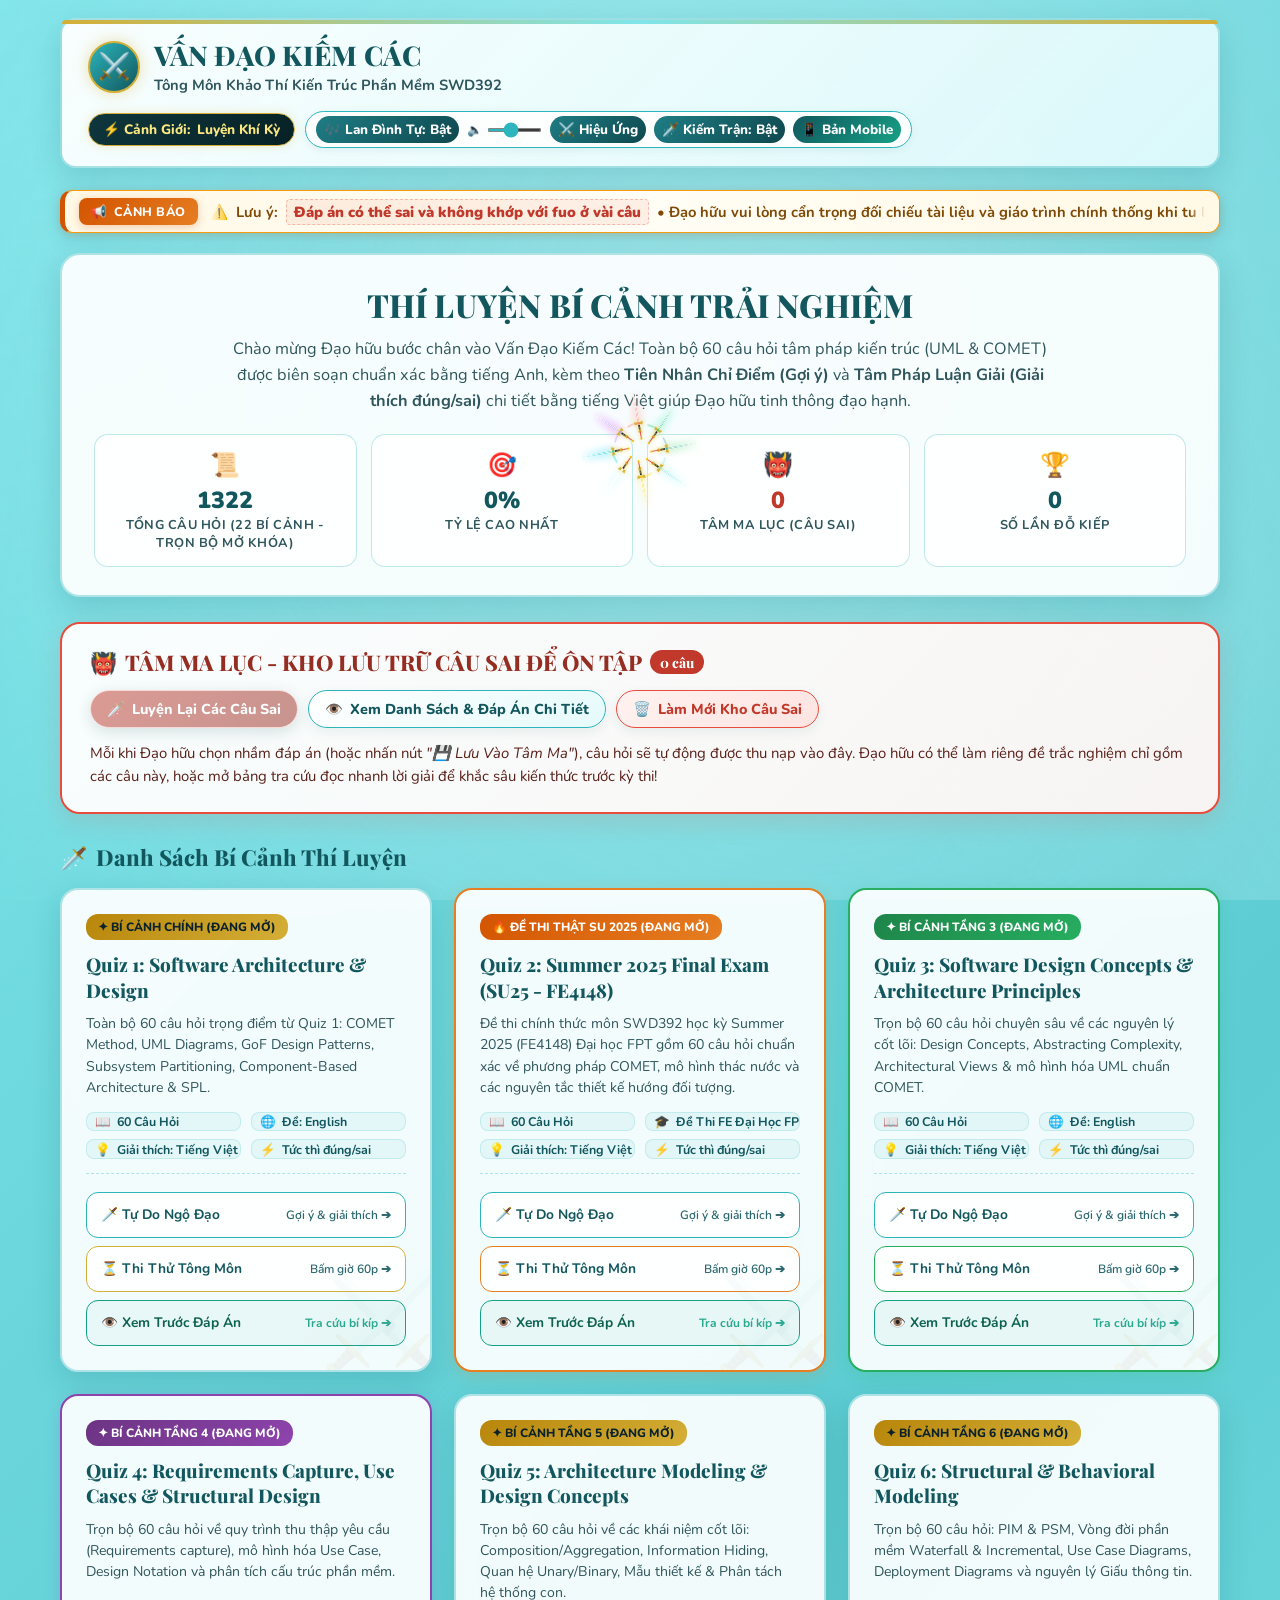
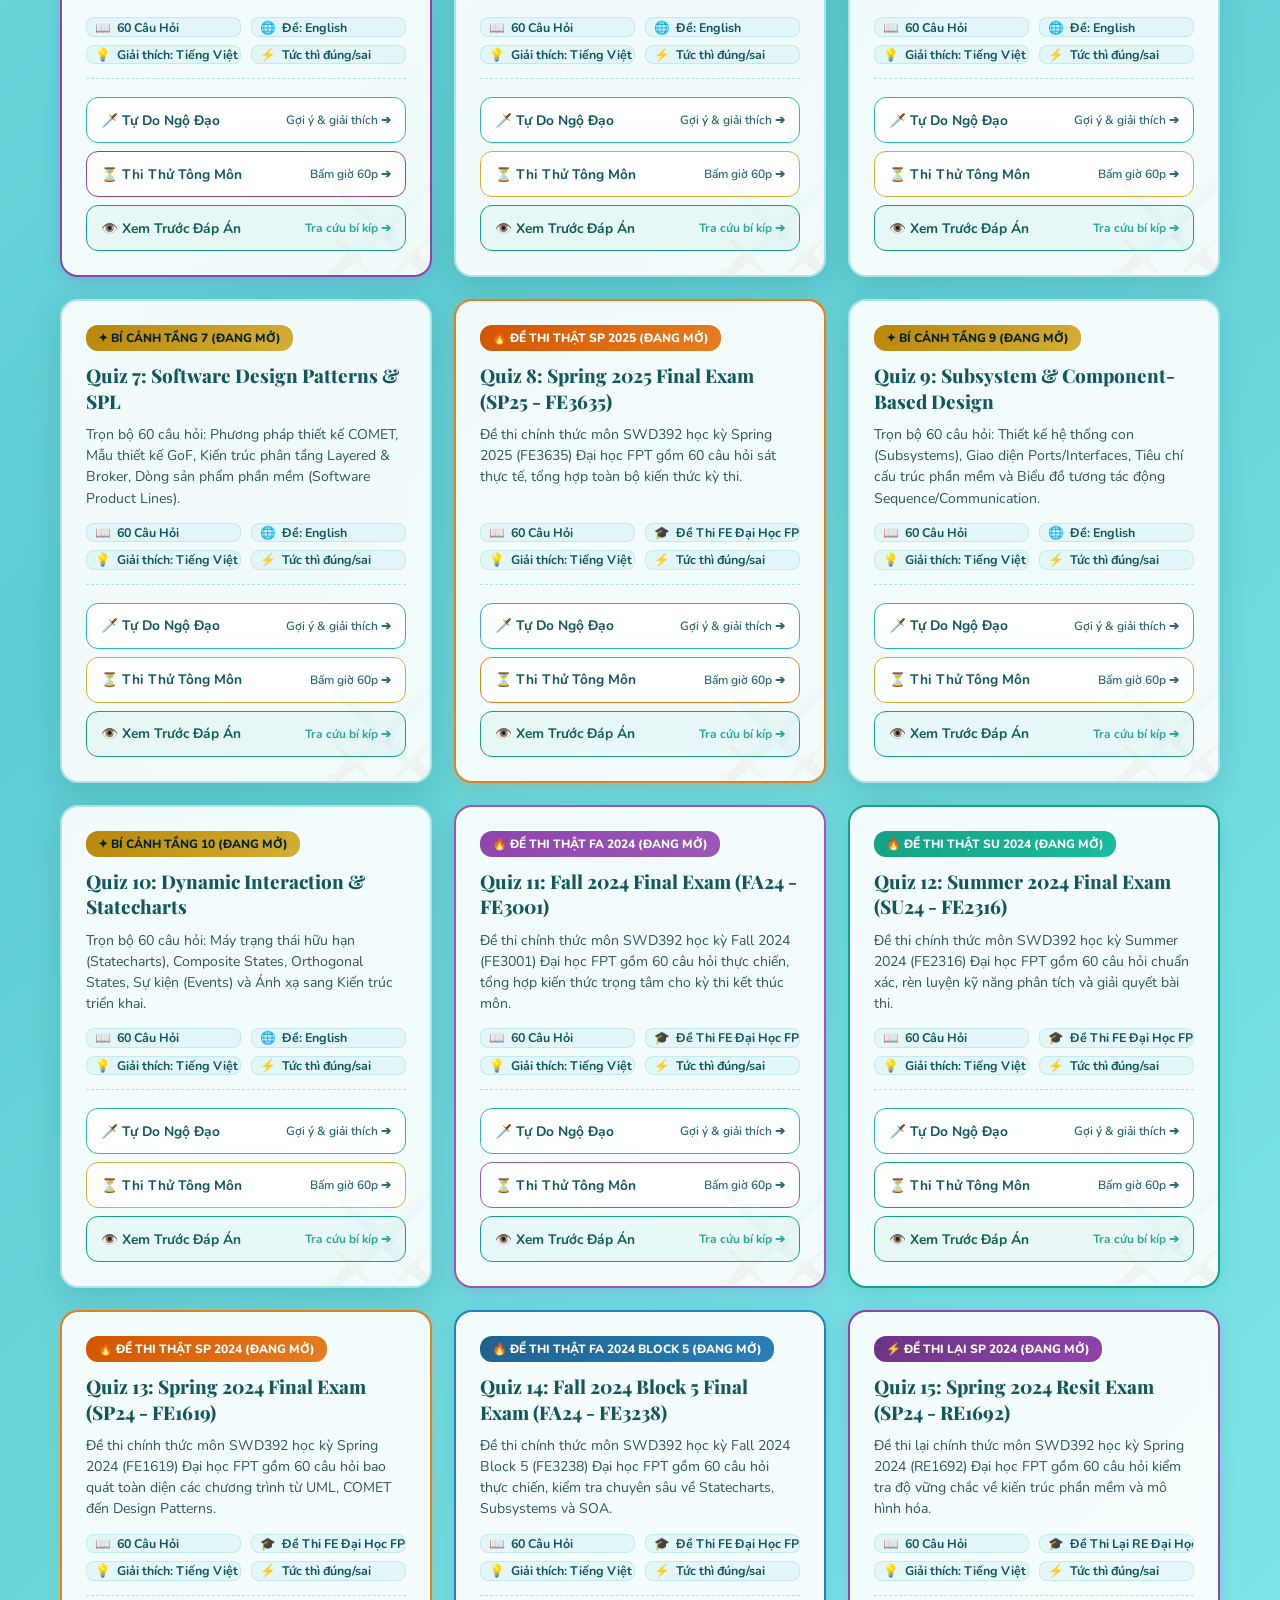
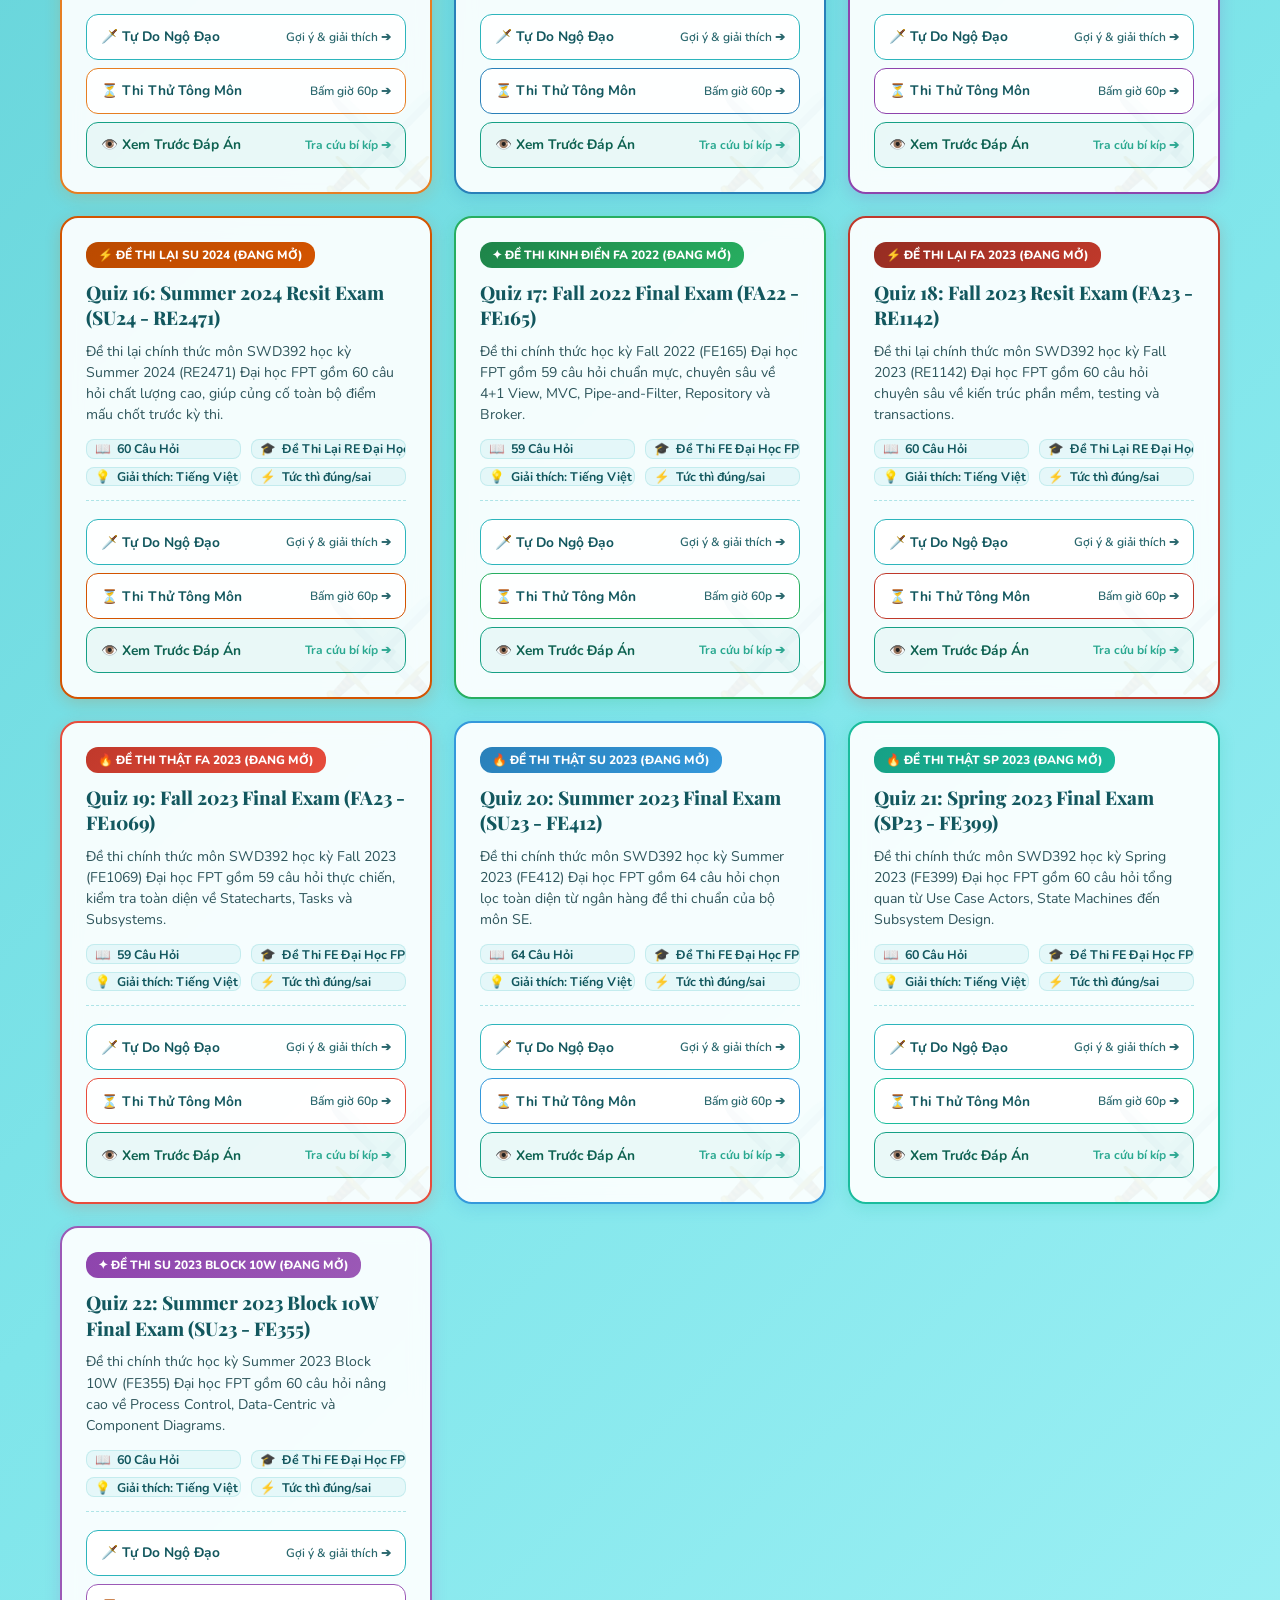
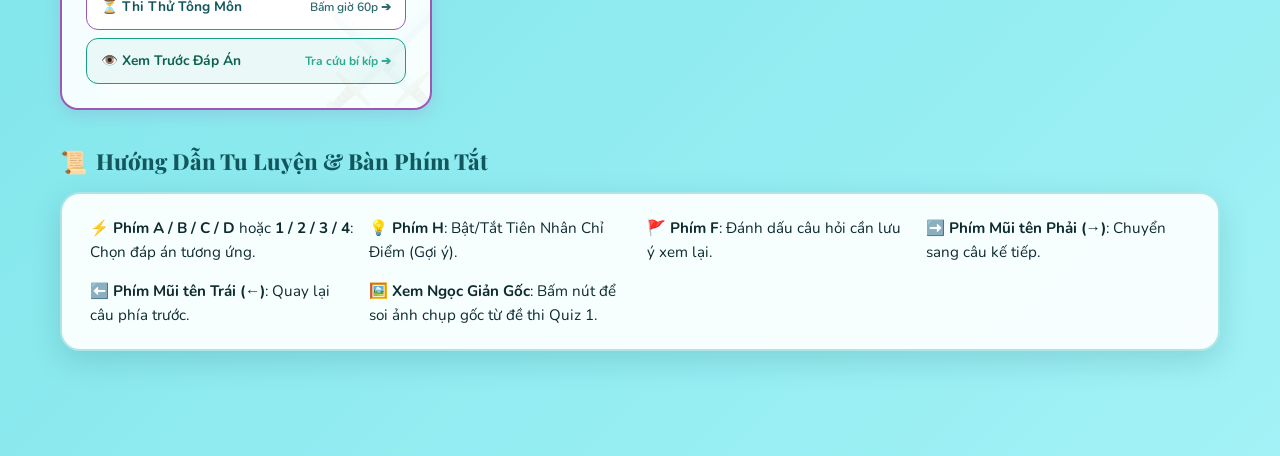
<file: index.html>
<!DOCTYPE html>
<html lang="vi">
<head>
  <meta charset="UTF-8">
  <meta name="viewport" content="width=device-width, initial-scale=1.0">
  <title>Vấn Đạo Kiếm Các - SWD392 Quiz Tu Tiên</title>
  
  <!-- Tự Động Chuyển Sang Giao Diện Mobile Khi Truy Cập Bằng Điện Thoại -->
  <script>
    (function() {
      var params = new URLSearchParams(window.location.search);
      if (params.get('view') === 'pc') {
        sessionStorage.setItem('swd_prefer_pc', 'true');
      }
      var preferPc = sessionStorage.getItem('swd_prefer_pc') === 'true';
      var isMobile = /Android|webOS|iPhone|iPad|iPod|BlackBerry|IEMobile|Opera Mini/i.test(navigator.userAgent) ||
                     (window.innerWidth <= 768 && ('ontouchstart' in window || navigator.maxTouchPoints > 0));
      if (isMobile && !preferPc) {
        window.location.replace('mobile.html');
      }
    })();
  </script>

  <link rel="stylesheet" href="style.css">
  <link rel="icon" href="data:image/svg+xml,<svg xmlns=%22http://www.w3.org/2000/svg%22 viewBox=%220 0 100 100%22><text y=%22.9em%22 font-size=%2290%22>🗡️</text></svg>">
</head>
<body>

  <!-- Spiritual Sky & Flying Swords -->
  <div class="sky-container">
    <div class="cloud-mist"></div>
    <div class="flying-sword sword-1"></div>
    <div class="flying-sword sword-2"></div>
    <div class="flying-sword sword-3"></div>
  </div>

  <div class="app-container">

    <!-- Header Portal Banner -->
    <header class="portal-header">
      <div class="sect-brand">
        <div class="sect-emblem">⚔️</div>
        <div class="sect-title">
          <h1>VẤN ĐẠO KIẾM CÁC</h1>
          <p>Tông Môn Khảo Thí Kiến Trúc Phần Mềm SWD392</p>
        </div>
      </div>
      <div class="header-actions">
        <span class="realm-badge" id="global-realm-badge">⚡ Cảnh Giới: <span id="user-realm-title">Luyện Khí Kỳ</span></span>
        <div class="audio-controls-group">
          <button class="btn-audio-mini" id="btn-bgm-toggle" title="Bật/Tắt Nhạc Nền: Lan Đình Tự 兰亭序 (Châu Kiệt Luân Instrumental)">
            <span id="bgm-icon">🎵</span> <span id="bgm-text">Lan Đình Tự: Bật</span>
          </button>
          <div class="volume-slider-wrap" title="Âm lượng nhạc nền">
            <span>🔈</span>
            <input type="range" class="volume-slider" id="bgm-vol-slider" min="0" max="1" step="0.05" value="0.35">
          </div>
          <button class="btn-audio-mini active" id="btn-sfx-toggle" title="Bật/Tắt Âm hiệu Kiếm Khí & Tiên Âm">
            <span>⚔️</span> <span id="sfx-text">Hiệu Ứng</span>
          </button>
          <button class="btn-audio-mini active" id="btn-sword-cursor-toggle" title="Bật/Tắt Hiệu Ứng Vạn Kiếm Quy Tông Theo Chuột">
            <span id="sword-cursor-icon">🗡️</span> <span id="sword-cursor-text">Kiếm Trận</span>
          </button>
          <a href="mobile.html" onclick="sessionStorage.removeItem('swd_prefer_pc')" class="btn-audio-mini" style="background: linear-gradient(135deg, #12575e, #16a085); color: #fff; border-color: var(--accent-gold); text-decoration: none;" title="Chuyển sang giao diện chuyên biệt cho điện thoại">
            <span>📱</span> <span>Bản Mobile</span>
          </a>
        </div>
      </div>
    </header>

    <!-- Thông Báo Chữ Chạy (Daoist Marquee Ticker) -->
    <div class="daoist-ticker-wrap" title="Rê chuột vào để tạm dừng chữ chạy">
      <div class="daoist-ticker-badge">
        <span>📢</span> Cảnh Báo
      </div>
      <div class="daoist-ticker-track">
        <div class="daoist-ticker-content">
          <div class="daoist-ticker-inner">
            <span class="daoist-ticker-item">
              <span>⚠️</span> <span>Lưu ý:</span> <span class="highlight-warn">Đáp án có thể sai và không khớp với fuo ở vài câu</span> • Đạo hữu vui lòng cẩn trọng đối chiếu tài liệu và giáo trình chính thống khi tu luyện! ✦
            </span>
            <span class="daoist-ticker-item">
              <span>🔔</span> <span>Tông chủ:</span> <span class="highlight-warn">Đáp án có thể sai và không khớp với fuo ở vài câu</span> • Tông chủ đang đàm đạo cùng các trưởng lão để giải quyết! ✦
            </span>
          </div>
          <div class="daoist-ticker-inner">
            <span class="daoist-ticker-item">
              <span>⚠️</span> <span>Lưu ý:</span> <span class="highlight-warn">Đáp án có thể sai và không khớp với fuo ở vài câu</span> • Đạo hữu vui lòng cẩn trọng đối chiếu tài liệu và giáo trình chính thống khi tu luyện! ✦
            </span>
            <span class="daoist-ticker-item">
              <span>🔔</span> <span>Tông chủ:</span> <span class="highlight-warn">Đáp án có thể sai và không khớp với fuo ở vài câu</span> • Tông chủ đang đàm đạo cùng các trưởng lão để giải quyết! ✦
            </span>
          </div>
        </div>
      </div>
    </div>

    <!-- Mobile Smart Banner (Tự động hiển thị trên điện thoại) -->
    <div id="mobile-detect-banner" style="display: none; background: #e8f8f9; border: 1.5px solid #2cb5bc; border-radius: 14px; padding: 10px 16px; margin-bottom: 16px; justify-content: space-between; align-items: center; gap: 10px; box-shadow: 0 4px 14px rgba(18, 87, 94, 0.1);">
      <div style="font-size: 0.88rem; color: #12575e; font-weight: 700;">
        📱 Đang dùng điện thoại? Khám phá <strong>Giao Diện Mobile</strong> siêu gọn & mượt!
      </div>
      <a href="mobile.html" onclick="sessionStorage.removeItem('swd_prefer_pc')" class="btn-cultivation primary" style="padding: 6px 14px; font-size: 0.82rem; white-space: nowrap; border-radius: 20px; text-decoration: none;">
        Vào Ngay ➔
      </a>
    </div>

    <!-- Hero Cultivation Section -->
    <section class="portal-hero">
      <h2>THÍ LUYỆN BÍ CẢNH TRẢI NGHIỆM</h2>
      <p>
        Chào mừng Đạo hữu bước chân vào Vấn Đạo Kiếm Các! Toàn bộ 60 câu hỏi tâm pháp kiến trúc (UML & COMET) 
        được biên soạn chuẩn xác bằng tiếng Anh, kèm theo <strong>Tiên Nhân Chỉ Điểm (Gợi ý)</strong> 
        và <strong>Tâm Pháp Luận Giải (Giải thích đúng/sai)</strong> chi tiết bằng tiếng Việt giúp Đạo hữu tinh thông đạo hạnh.
      </p>

      <!-- Stats Board -->
      <div class="stats-board">
        <div class="stat-card">
          <div class="stat-icon">📜</div>
          <div class="stat-value" id="stat-total-questions">1322</div>
          <div class="stat-label">Tổng Câu Hỏi (22 Bí Cảnh - Trọn Bộ Mở Khóa)</div>
        </div>
        <div class="stat-card">
          <div class="stat-icon">🎯</div>
          <div class="stat-value" id="stat-highest-score">0%</div>
          <div class="stat-label">Tỷ Lệ Cao Nhất</div>
        </div>
        <div class="stat-card">
          <div class="stat-icon">👹</div>
          <div class="stat-value" id="stat-wrong-count" style="color: #c0392b;">0</div>
          <div class="stat-label">Tâm Ma Lục (Câu Sai)</div>
        </div>
        <div class="stat-card">
          <div class="stat-icon">🏆</div>
          <div class="stat-value" id="stat-completed-times">0</div>
          <div class="stat-label">Số Lần Đỗ Kiếp</div>
        </div>
      </div>
    </section>

    <!-- DEDICATED SECTION: TÂM MA LỤC - KHO LƯU TRỮ VÀ ÔN TẬP CÂU SAI -->
    <section class="wrong-questions-section" id="wrong-questions-hub">
      <div class="wrong-section-header">
        <div class="wrong-section-title">
          <span>👹</span> TÂM MA LỤC - KHO LƯU TRỮ CÂU SAI ĐỂ ÔN TẬP
          <span class="wrong-count-badge" id="wrong-count-header">0 câu</span>
        </div>
        <div class="wrong-actions-bar">
          <a href="quiz.html?quiz=1&mode=review" class="btn-cultivation primary" id="btn-start-review" style="background: linear-gradient(135deg, #c0392b, #962d22); border-color: #f5b7b1;">
            <span>🗡️</span> Luyện Lại Các Câu Sai
          </a>
          <button class="btn-cultivation" id="btn-open-wrong-modal">
            <span>👁️</span> Xem Danh Sách & Đáp Án Chi Tiết
          </button>
          <button class="btn-cultivation danger" id="btn-clear-wrong-list" title="Xóa toàn bộ câu hỏi trong danh sách câu sai">
            <span>🗑️</span> Làm Mới Kho Câu Sai
          </button>
        </div>
      </div>
      <p style="font-size: 0.93rem; color: #5a201a; line-height: 1.55;">
        Mỗi khi Đạo hữu chọn nhầm đáp án (hoặc nhấn nút <em>"💾 Lưu Vào Tâm Ma"</em>), câu hỏi sẽ tự động được thu nạp vào đây. 
        Đạo hữu có thể làm riêng đề trắc nghiệm chỉ gồm các câu này, hoặc mở bảng tra cứu đọc nhanh lời giải để khắc sâu kiến thức trước kỳ thi!
      </p>
    </section>

    <!-- Quiz Selection Grid -->
    <div class="section-title">
      <h3><span>🗡️</span> Danh Sách Bí Cảnh Thí Luyện</h3>
    </div>

    <div class="quiz-grid">

      <!-- Quiz 1 Card -->
      <div class="quiz-card">
        <div>
          <span class="quiz-card-badge gold">✦ BÍ CẢNH CHÍNH (ĐANG MỞ)</span>
          <h4>Quiz 1: Software Architecture & Design</h4>
          <p class="quiz-desc">
            Toàn bộ 60 câu hỏi trọng điểm từ Quiz 1: COMET Method, UML Diagrams, GoF Design Patterns, Subsystem Partitioning, Component-Based Architecture & SPL.
          </p>

          <div class="quiz-meta">
            <span class="meta-item"><span>📖</span> 60 Câu Hỏi</span>
            <span class="meta-item"><span>🌐</span> Đề: English</span>
            <span class="meta-item"><span>💡</span> Giải thích: Tiếng Việt</span>
            <span class="meta-item"><span>⚡</span> Tức thì đúng/sai</span>
          </div>
        </div>

        <div class="quiz-modes-list">
          <a href="quiz.html?quiz=1&mode=practice&part=all" class="quiz-mode-btn">
            <span>🗡️ Tự Do Ngộ Đạo</span>
              <small>Gợi ý & giải thích ➔</small>
          </a>
          <a href="quiz.html?quiz=1&mode=exam&part=all" class="quiz-mode-btn" style="border-color: #d4af37;">
            <span>⏳ Thi Thử Tông Môn</span>
              <small>Bấm giờ 60p ➔</small>
          </a>
          <a href="quiz.html?quiz=1&mode=answers" class="quiz-mode-btn btn-preview-answers" data-quiz="1" style="border-color: #16a085; background: rgba(22, 160, 133, 0.05); color: #0e6251;">
            <span>👁️ Xem Trước Đáp Án</span>
            <small style="color: #16a085; font-weight: 700;">Tra cứu bí kíp ➔</small>
          </a>
          
        </div>
      </div>

      <!-- Quiz 2 Card -->
      <div class="quiz-card" style="border-color: #e67e22; box-shadow: 0 4px 16px rgba(230, 126, 34, 0.2);">
        <div>
          <span class="quiz-card-badge" style="background: linear-gradient(135deg, #d35400, #e67e22); color: #fff;">🔥 ĐỀ THI THẬT SU 2025 (ĐANG MỞ)</span>
          <h4>Quiz 2: Summer 2025 Final Exam (SU25 - FE4148)</h4>
          <p class="quiz-desc">
            Đề thi chính thức môn SWD392 học kỳ Summer 2025 (FE4148) Đại học FPT gồm 60 câu hỏi chuẩn xác về phương pháp COMET, mô hình thác nước và các nguyên tắc thiết kế hướng đối tượng.
          </p>

          <div class="quiz-meta">
            <span class="meta-item"><span>📖</span> 60 Câu Hỏi</span>
            <span class="meta-item"><span>🎓</span> Đề Thi FE Đại Học FPT</span>
            <span class="meta-item"><span>💡</span> Giải thích: Tiếng Việt</span>
            <span class="meta-item"><span>⚡</span> Tức thì đúng/sai</span>
          </div>
        </div>

        <div class="quiz-modes-list">
          <a href="quiz.html?quiz=2&mode=practice&part=all" class="quiz-mode-btn">
            <span>🗡️ Tự Do Ngộ Đạo</span>
              <small>Gợi ý & giải thích ➔</small>
          </a>
          <a href="quiz.html?quiz=2&mode=exam&part=all" class="quiz-mode-btn" style="border-color: #e67e22;">
            <span>⏳ Thi Thử Tông Môn</span>
              <small>Bấm giờ 60p ➔</small>
          </a>
          <a href="quiz.html?quiz=2&mode=answers" class="quiz-mode-btn btn-preview-answers" data-quiz="2" style="border-color: #16a085; background: rgba(22, 160, 133, 0.05); color: #0e6251;">
            <span>👁️ Xem Trước Đáp Án</span>
            <small style="color: #16a085; font-weight: 700;">Tra cứu bí kíp ➔</small>
          </a>
        </div>
      </div>

      <!-- Quiz 3 Card -->
      <div class="quiz-card" style="border-color: #27ae60; box-shadow: 0 4px 16px rgba(39, 174, 96, 0.2);">
        <div>
          <span class="quiz-card-badge" style="background: linear-gradient(135deg, #1e8449, #27ae60); color: #fff;">✦ BÍ CẢNH TẦNG 3 (ĐANG MỞ)</span>
          <h4>Quiz 3: Software Design Concepts & Architecture Principles</h4>
          <p class="quiz-desc">
            Trọn bộ 60 câu hỏi chuyên sâu về các nguyên lý cốt lõi: Design Concepts, Abstracting Complexity, Architectural Views & mô hình hóa UML chuẩn COMET.
          </p>

          <div class="quiz-meta">
            <span class="meta-item"><span>📖</span> 60 Câu Hỏi</span>
            <span class="meta-item"><span>🌐</span> Đề: English</span>
            <span class="meta-item"><span>💡</span> Giải thích: Tiếng Việt</span>
            <span class="meta-item"><span>⚡</span> Tức thì đúng/sai</span>
          </div>
        </div>

        <div class="quiz-modes-list">
          <a href="quiz.html?quiz=3&mode=practice&part=all" class="quiz-mode-btn">
            <span>🗡️ Tự Do Ngộ Đạo</span>
              <small>Gợi ý & giải thích ➔</small>
          </a>
          <a href="quiz.html?quiz=3&mode=exam&part=all" class="quiz-mode-btn" style="border-color: #27ae60;">
            <span>⏳ Thi Thử Tông Môn</span>
              <small>Bấm giờ 60p ➔</small>
          </a>
          <a href="quiz.html?quiz=3&mode=answers" class="quiz-mode-btn btn-preview-answers" data-quiz="3" style="border-color: #16a085; background: rgba(22, 160, 133, 0.05); color: #0e6251;">
            <span>👁️ Xem Trước Đáp Án</span>
            <small style="color: #16a085; font-weight: 700;">Tra cứu bí kíp ➔</small>
          </a>
        </div>
      </div>

      <!-- Quiz 4 Card -->
      <div class="quiz-card" style="border-color: #8e44ad; box-shadow: 0 4px 16px rgba(142, 68, 173, 0.2);">
        <div>
          <span class="quiz-card-badge" style="background: linear-gradient(135deg, #6c3483, #8e44ad); color: #fff;">✦ BÍ CẢNH TẦNG 4 (ĐANG MỞ)</span>
          <h4>Quiz 4: Requirements Capture, Use Cases & Structural Design</h4>
          <p class="quiz-desc">
            Trọn bộ 60 câu hỏi về quy trình thu thập yêu cầu (Requirements capture), mô hình hóa Use Case, Design Notation và phân tích cấu trúc phần mềm.
          </p>

          <div class="quiz-meta">
            <span class="meta-item"><span>📖</span> 60 Câu Hỏi</span>
            <span class="meta-item"><span>🌐</span> Đề: English</span>
            <span class="meta-item"><span>💡</span> Giải thích: Tiếng Việt</span>
            <span class="meta-item"><span>⚡</span> Tức thì đúng/sai</span>
          </div>
        </div>

        <div class="quiz-modes-list">
          <a href="quiz.html?quiz=4&mode=practice&part=all" class="quiz-mode-btn">
            <span>🗡️ Tự Do Ngộ Đạo</span>
              <small>Gợi ý & giải thích ➔</small>
          </a>
          <a href="quiz.html?quiz=4&mode=exam&part=all" class="quiz-mode-btn" style="border-color: #8e44ad;">
            <span>⏳ Thi Thử Tông Môn</span>
              <small>Bấm giờ 60p ➔</small>
          </a>
          <a href="quiz.html?quiz=4&mode=answers" class="quiz-mode-btn btn-preview-answers" data-quiz="4" style="border-color: #16a085; background: rgba(22, 160, 133, 0.05); color: #0e6251;">
            <span>👁️ Xem Trước Đáp Án</span>
            <small style="color: #16a085; font-weight: 700;">Tra cứu bí kíp ➔</small>
          </a>
        </div>
      </div>

      <!-- Quiz 5 Card -->
      <div class="quiz-card">
        <div>
          <span class="quiz-card-badge gold">✦ BÍ CẢNH TẦNG 5 (ĐANG MỞ)</span>
          <h4>Quiz 5: Architecture Modeling & Design Concepts</h4>
          <p class="quiz-desc">
            Trọn bộ 60 câu hỏi về các khái niệm cốt lõi: Composition/Aggregation, Information Hiding, Quan hệ Unary/Binary, Mẫu thiết kế & Phân tách hệ thống con.
          </p>

          <div class="quiz-meta">
            <span class="meta-item"><span>📖</span> 60 Câu Hỏi</span>
            <span class="meta-item"><span>🌐</span> Đề: English</span>
            <span class="meta-item"><span>💡</span> Giải thích: Tiếng Việt</span>
            <span class="meta-item"><span>⚡</span> Tức thì đúng/sai</span>
          </div>
        </div>

        <div class="quiz-modes-list">
          <a href="quiz.html?quiz=5&mode=practice&part=all" class="quiz-mode-btn">
            <span>🗡️ Tự Do Ngộ Đạo</span>
              <small>Gợi ý & giải thích ➔</small>
          </a>
          <a href="quiz.html?quiz=5&mode=exam&part=all" class="quiz-mode-btn" style="border-color: #d4af37;">
            <span>⏳ Thi Thử Tông Môn</span>
              <small>Bấm giờ 60p ➔</small>
          </a>
          <a href="quiz.html?quiz=5&mode=answers" class="quiz-mode-btn btn-preview-answers" data-quiz="5" style="border-color: #16a085; background: rgba(22, 160, 133, 0.05); color: #0e6251;">
            <span>👁️ Xem Trước Đáp Án</span>
            <small style="color: #16a085; font-weight: 700;">Tra cứu bí kíp ➔</small>
          </a>
        </div>
      </div>

      <!-- Quiz 6 Card -->
      <div class="quiz-card">
        <div>
          <span class="quiz-card-badge gold">✦ BÍ CẢNH TẦNG 6 (ĐANG MỞ)</span>
          <h4>Quiz 6: Structural & Behavioral Modeling</h4>
          <p class="quiz-desc">
            Trọn bộ 60 câu hỏi: PIM & PSM, Vòng đời phần mềm Waterfall & Incremental, Use Case Diagrams, Deployment Diagrams và nguyên lý Giấu thông tin.
          </p>

          <div class="quiz-meta">
            <span class="meta-item"><span>📖</span> 60 Câu Hỏi</span>
            <span class="meta-item"><span>🌐</span> Đề: English</span>
            <span class="meta-item"><span>💡</span> Giải thích: Tiếng Việt</span>
            <span class="meta-item"><span>⚡</span> Tức thì đúng/sai</span>
          </div>
        </div>

        <div class="quiz-modes-list">
          <a href="quiz.html?quiz=6&mode=practice&part=all" class="quiz-mode-btn">
            <span>🗡️ Tự Do Ngộ Đạo</span>
              <small>Gợi ý & giải thích ➔</small>
          </a>
          <a href="quiz.html?quiz=6&mode=exam&part=all" class="quiz-mode-btn" style="border-color: #d4af37;">
            <span>⏳ Thi Thử Tông Môn</span>
              <small>Bấm giờ 60p ➔</small>
          </a>
          <a href="quiz.html?quiz=6&mode=answers" class="quiz-mode-btn btn-preview-answers" data-quiz="6" style="border-color: #16a085; background: rgba(22, 160, 133, 0.05); color: #0e6251;">
            <span>👁️ Xem Trước Đáp Án</span>
            <small style="color: #16a085; font-weight: 700;">Tra cứu bí kíp ➔</small>
          </a>
        </div>
      </div>

      <!-- Quiz 7 Card -->
      <div class="quiz-card">
        <div>
          <span class="quiz-card-badge gold">✦ BÍ CẢNH TẦNG 7 (ĐANG MỞ)</span>
          <h4>Quiz 7: Software Design Patterns & SPL</h4>
          <p class="quiz-desc">
            Trọn bộ 60 câu hỏi: Phương pháp thiết kế COMET, Mẫu thiết kế GoF, Kiến trúc phân tầng Layered & Broker, Dòng sản phẩm phần mềm (Software Product Lines).
          </p>

          <div class="quiz-meta">
            <span class="meta-item"><span>📖</span> 60 Câu Hỏi</span>
            <span class="meta-item"><span>🌐</span> Đề: English</span>
            <span class="meta-item"><span>💡</span> Giải thích: Tiếng Việt</span>
            <span class="meta-item"><span>⚡</span> Tức thì đúng/sai</span>
          </div>
        </div>

        <div class="quiz-modes-list">
          <a href="quiz.html?quiz=7&mode=practice&part=all" class="quiz-mode-btn">
            <span>🗡️ Tự Do Ngộ Đạo</span>
              <small>Gợi ý & giải thích ➔</small>
          </a>
          <a href="quiz.html?quiz=7&mode=exam&part=all" class="quiz-mode-btn" style="border-color: #d4af37;">
            <span>⏳ Thi Thử Tông Môn</span>
              <small>Bấm giờ 60p ➔</small>
          </a>
          <a href="quiz.html?quiz=7&mode=answers" class="quiz-mode-btn btn-preview-answers" data-quiz="7" style="border-color: #16a085; background: rgba(22, 160, 133, 0.05); color: #0e6251;">
            <span>👁️ Xem Trước Đáp Án</span>
            <small style="color: #16a085; font-weight: 700;">Tra cứu bí kíp ➔</small>
          </a>
        </div>
      </div>

      <!-- Quiz 8 Card -->
      <div class="quiz-card" style="border-color: #e67e22; box-shadow: 0 4px 16px rgba(230, 126, 34, 0.2);">
        <div>
          <span class="quiz-card-badge" style="background: linear-gradient(135deg, #d35400, #e67e22); color: #fff;">🔥 ĐỀ THI THẬT SP 2025 (ĐANG MỞ)</span>
          <h4>Quiz 8: Spring 2025 Final Exam (SP25 - FE3635)</h4>
          <p class="quiz-desc">
            Đề thi chính thức môn SWD392 học kỳ Spring 2025 (FE3635) Đại học FPT gồm 60 câu hỏi sát thực tế, tổng hợp toàn bộ kiến thức kỳ thi.
          </p>

          <div class="quiz-meta">
            <span class="meta-item"><span>📖</span> 60 Câu Hỏi</span>
            <span class="meta-item"><span>🎓</span> Đề Thi FE Đại Học FPT</span>
            <span class="meta-item"><span>💡</span> Giải thích: Tiếng Việt</span>
            <span class="meta-item"><span>⚡</span> Tức thì đúng/sai</span>
          </div>
        </div>

        <div class="quiz-modes-list">
          <a href="quiz.html?quiz=8&mode=practice&part=all" class="quiz-mode-btn">
            <span>🗡️ Tự Do Ngộ Đạo</span>
              <small>Gợi ý & giải thích ➔</small>
          </a>
          <a href="quiz.html?quiz=8&mode=exam&part=all" class="quiz-mode-btn" style="border-color: #e67e22;">
            <span>⏳ Thi Thử Tông Môn</span>
              <small>Bấm giờ 60p ➔</small>
          </a>
          <a href="quiz.html?quiz=8&mode=answers" class="quiz-mode-btn btn-preview-answers" data-quiz="8" style="border-color: #16a085; background: rgba(22, 160, 133, 0.05); color: #0e6251;">
            <span>👁️ Xem Trước Đáp Án</span>
            <small style="color: #16a085; font-weight: 700;">Tra cứu bí kíp ➔</small>
          </a>
        </div>
      </div>

      <!-- Quiz 9 Card -->
      <div class="quiz-card">
        <div>
          <span class="quiz-card-badge gold">✦ BÍ CẢNH TẦNG 9 (ĐANG MỞ)</span>
          <h4>Quiz 9: Subsystem & Component-Based Design</h4>
          <p class="quiz-desc">
            Trọn bộ 60 câu hỏi: Thiết kế hệ thống con (Subsystems), Giao diện Ports/Interfaces, Tiêu chí cấu trúc phần mềm và Biểu đồ tương tác động Sequence/Communication.
          </p>

          <div class="quiz-meta">
            <span class="meta-item"><span>📖</span> 60 Câu Hỏi</span>
            <span class="meta-item"><span>🌐</span> Đề: English</span>
            <span class="meta-item"><span>💡</span> Giải thích: Tiếng Việt</span>
            <span class="meta-item"><span>⚡</span> Tức thì đúng/sai</span>
          </div>
        </div>

        <div class="quiz-modes-list">
          <a href="quiz.html?quiz=9&mode=practice&part=all" class="quiz-mode-btn">
            <span>🗡️ Tự Do Ngộ Đạo</span>
              <small>Gợi ý & giải thích ➔</small>
          </a>
          <a href="quiz.html?quiz=9&mode=exam&part=all" class="quiz-mode-btn" style="border-color: #d4af37;">
            <span>⏳ Thi Thử Tông Môn</span>
              <small>Bấm giờ 60p ➔</small>
          </a>
          <a href="quiz.html?quiz=9&mode=answers" class="quiz-mode-btn btn-preview-answers" data-quiz="9" style="border-color: #16a085; background: rgba(22, 160, 133, 0.05); color: #0e6251;">
            <span>👁️ Xem Trước Đáp Án</span>
            <small style="color: #16a085; font-weight: 700;">Tra cứu bí kíp ➔</small>
          </a>
        </div>
      </div>

      <!-- Quiz 10 Card -->
      <div class="quiz-card">
        <div>
          <span class="quiz-card-badge gold">✦ BÍ CẢNH TẦNG 10 (ĐANG MỞ)</span>
          <h4>Quiz 10: Dynamic Interaction & Statecharts</h4>
          <p class="quiz-desc">
            Trọn bộ 60 câu hỏi: Máy trạng thái hữu hạn (Statecharts), Composite States, Orthogonal States, Sự kiện (Events) và Ánh xạ sang Kiến trúc triển khai.
          </p>

          <div class="quiz-meta">
            <span class="meta-item"><span>📖</span> 60 Câu Hỏi</span>
            <span class="meta-item"><span>🌐</span> Đề: English</span>
            <span class="meta-item"><span>💡</span> Giải thích: Tiếng Việt</span>
            <span class="meta-item"><span>⚡</span> Tức thì đúng/sai</span>
          </div>
        </div>

        <div class="quiz-modes-list">
          <a href="quiz.html?quiz=10&mode=practice&part=all" class="quiz-mode-btn">
            <span>🗡️ Tự Do Ngộ Đạo</span>
              <small>Gợi ý & giải thích ➔</small>
          </a>
          <a href="quiz.html?quiz=10&mode=exam&part=all" class="quiz-mode-btn" style="border-color: #d4af37;">
            <span>⏳ Thi Thử Tông Môn</span>
              <small>Bấm giờ 60p ➔</small>
          </a>
          <a href="quiz.html?quiz=10&mode=answers" class="quiz-mode-btn btn-preview-answers" data-quiz="10" style="border-color: #16a085; background: rgba(22, 160, 133, 0.05); color: #0e6251;">
            <span>👁️ Xem Trước Đáp Án</span>
            <small style="color: #16a085; font-weight: 700;">Tra cứu bí kíp ➔</small>
          </a>
        </div>
      </div>

      <!-- Quiz 11 Card -->
      <div class="quiz-card" style="border-color: #9b59b6; box-shadow: 0 4px 16px rgba(155, 89, 182, 0.2);">
        <div>
          <span class="quiz-card-badge" style="background: linear-gradient(135deg, #8e44ad, #9b59b6); color: #fff;">🔥 ĐỀ THI THẬT FA 2024 (ĐANG MỞ)</span>
          <h4>Quiz 11: Fall 2024 Final Exam (FA24 - FE3001)</h4>
          <p class="quiz-desc">
            Đề thi chính thức môn SWD392 học kỳ Fall 2024 (FE3001) Đại học FPT gồm 60 câu hỏi thực chiến, tổng hợp kiến thức trọng tâm cho kỳ thi kết thúc môn.
          </p>

          <div class="quiz-meta">
            <span class="meta-item"><span>📖</span> 60 Câu Hỏi</span>
            <span class="meta-item"><span>🎓</span> Đề Thi FE Đại Học FPT</span>
            <span class="meta-item"><span>💡</span> Giải thích: Tiếng Việt</span>
            <span class="meta-item"><span>⚡</span> Tức thì đúng/sai</span>
          </div>
        </div>

        <div class="quiz-modes-list">
          <a href="quiz.html?quiz=11&mode=practice&part=all" class="quiz-mode-btn">
            <span>🗡️ Tự Do Ngộ Đạo</span>
              <small>Gợi ý & giải thích ➔</small>
          </a>
          <a href="quiz.html?quiz=11&mode=exam&part=all" class="quiz-mode-btn" style="border-color: #9b59b6;">
            <span>⏳ Thi Thử Tông Môn</span>
              <small>Bấm giờ 60p ➔</small>
          </a>
          <a href="quiz.html?quiz=11&mode=answers" class="quiz-mode-btn btn-preview-answers" data-quiz="11" style="border-color: #16a085; background: rgba(22, 160, 133, 0.05); color: #0e6251;">
            <span>👁️ Xem Trước Đáp Án</span>
            <small style="color: #16a085; font-weight: 700;">Tra cứu bí kíp ➔</small>
          </a>
        </div>
      </div>

      <!-- Quiz 12 Card -->
      <div class="quiz-card" style="border-color: #16a085; box-shadow: 0 4px 16px rgba(22, 160, 133, 0.2);">
        <div>
          <span class="quiz-card-badge" style="background: linear-gradient(135deg, #16a085, #1abc9c); color: #fff;">🔥 ĐỀ THI THẬT SU 2024 (ĐANG MỞ)</span>
          <h4>Quiz 12: Summer 2024 Final Exam (SU24 - FE2316)</h4>
          <p class="quiz-desc">
            Đề thi chính thức môn SWD392 học kỳ Summer 2024 (FE2316) Đại học FPT gồm 60 câu hỏi chuẩn xác, rèn luyện kỹ năng phân tích và giải quyết bài thi.
          </p>

          <div class="quiz-meta">
            <span class="meta-item"><span>📖</span> 60 Câu Hỏi</span>
            <span class="meta-item"><span>🎓</span> Đề Thi FE Đại Học FPT</span>
            <span class="meta-item"><span>💡</span> Giải thích: Tiếng Việt</span>
            <span class="meta-item"><span>⚡</span> Tức thì đúng/sai</span>
          </div>
        </div>

        <div class="quiz-modes-list">
          <a href="quiz.html?quiz=12&mode=practice&part=all" class="quiz-mode-btn">
            <span>🗡️ Tự Do Ngộ Đạo</span>
              <small>Gợi ý & giải thích ➔</small>
          </a>
          <a href="quiz.html?quiz=12&mode=exam&part=all" class="quiz-mode-btn" style="border-color: #16a085;">
            <span>⏳ Thi Thử Tông Môn</span>
              <small>Bấm giờ 60p ➔</small>
          </a>
          <a href="quiz.html?quiz=12&mode=answers" class="quiz-mode-btn btn-preview-answers" data-quiz="12" style="border-color: #16a085; background: rgba(22, 160, 133, 0.05); color: #0e6251;">
            <span>👁️ Xem Trước Đáp Án</span>
            <small style="color: #16a085; font-weight: 700;">Tra cứu bí kíp ➔</small>
          </a>
        </div>
      </div>

      <!-- Quiz 13 Card -->
      <div class="quiz-card" style="border-color: #e67e22; box-shadow: 0 4px 16px rgba(230, 126, 34, 0.2);">
        <div>
          <span class="quiz-card-badge" style="background: linear-gradient(135deg, #d35400, #e67e22); color: #fff;">🔥 ĐỀ THI THẬT SP 2024 (ĐANG MỞ)</span>
          <h4>Quiz 13: Spring 2024 Final Exam (SP24 - FE1619)</h4>
          <p class="quiz-desc">
            Đề thi chính thức môn SWD392 học kỳ Spring 2024 (FE1619) Đại học FPT gồm 60 câu hỏi bao quát toàn diện các chương trình từ UML, COMET đến Design Patterns.
          </p>

          <div class="quiz-meta">
            <span class="meta-item"><span>📖</span> 60 Câu Hỏi</span>
            <span class="meta-item"><span>🎓</span> Đề Thi FE Đại Học FPT</span>
            <span class="meta-item"><span>💡</span> Giải thích: Tiếng Việt</span>
            <span class="meta-item"><span>⚡</span> Tức thì đúng/sai</span>
          </div>
        </div>

        <div class="quiz-modes-list">
          <a href="quiz.html?quiz=13&mode=practice&part=all" class="quiz-mode-btn">
            <span>🗡️ Tự Do Ngộ Đạo</span>
              <small>Gợi ý & giải thích ➔</small>
          </a>
          <a href="quiz.html?quiz=13&mode=exam&part=all" class="quiz-mode-btn" style="border-color: #e67e22;">
            <span>⏳ Thi Thử Tông Môn</span>
              <small>Bấm giờ 60p ➔</small>
          </a>
          <a href="quiz.html?quiz=13&mode=answers" class="quiz-mode-btn btn-preview-answers" data-quiz="13" style="border-color: #16a085; background: rgba(22, 160, 133, 0.05); color: #0e6251;">
            <span>👁️ Xem Trước Đáp Án</span>
            <small style="color: #16a085; font-weight: 700;">Tra cứu bí kíp ➔</small>
          </a>
        </div>
      </div>

      <!-- Quiz 14 Card -->
      <div class="quiz-card" style="border-color: #2980b9; box-shadow: 0 4px 16px rgba(41, 128, 185, 0.2);">
        <div>
          <span class="quiz-card-badge" style="background: linear-gradient(135deg, #1f618d, #2980b9); color: #fff;">🔥 ĐỀ THI THẬT FA 2024 BLOCK 5 (ĐANG MỞ)</span>
          <h4>Quiz 14: Fall 2024 Block 5 Final Exam (FA24 - FE3238)</h4>
          <p class="quiz-desc">
            Đề thi chính thức môn SWD392 học kỳ Fall 2024 Block 5 (FE3238) Đại học FPT gồm 60 câu hỏi thực chiến, kiểm tra chuyên sâu về Statecharts, Subsystems và SOA.
          </p>

          <div class="quiz-meta">
            <span class="meta-item"><span>📖</span> 60 Câu Hỏi</span>
            <span class="meta-item"><span>🎓</span> Đề Thi FE Đại Học FPT</span>
            <span class="meta-item"><span>💡</span> Giải thích: Tiếng Việt</span>
            <span class="meta-item"><span>⚡</span> Tức thì đúng/sai</span>
          </div>
        </div>

        <div class="quiz-modes-list">
          <a href="quiz.html?quiz=14&mode=practice&part=all" class="quiz-mode-btn">
            <span>🗡️ Tự Do Ngộ Đạo</span>
              <small>Gợi ý & giải thích ➔</small>
          </a>
          <a href="quiz.html?quiz=14&mode=exam&part=all" class="quiz-mode-btn" style="border-color: #2980b9;">
            <span>⏳ Thi Thử Tông Môn</span>
              <small>Bấm giờ 60p ➔</small>
          </a>
          <a href="quiz.html?quiz=14&mode=answers" class="quiz-mode-btn btn-preview-answers" data-quiz="14" style="border-color: #16a085; background: rgba(22, 160, 133, 0.05); color: #0e6251;">
            <span>👁️ Xem Trước Đáp Án</span>
            <small style="color: #16a085; font-weight: 700;">Tra cứu bí kíp ➔</small>
          </a>
        </div>
      </div>

      <!-- Quiz 15 Card -->
      <div class="quiz-card" style="border-color: #8e44ad; box-shadow: 0 4px 16px rgba(142, 68, 173, 0.2);">
        <div>
          <span class="quiz-card-badge" style="background: linear-gradient(135deg, #6c3483, #8e44ad); color: #fff;">⚡ ĐỀ THI LẠI SP 2024 (ĐANG MỞ)</span>
          <h4>Quiz 15: Spring 2024 Resit Exam (SP24 - RE1692)</h4>
          <p class="quiz-desc">
            Đề thi lại chính thức môn SWD392 học kỳ Spring 2024 (RE1692) Đại học FPT gồm 60 câu hỏi kiểm tra độ vững chắc về kiến trúc phần mềm và mô hình hóa.
          </p>

          <div class="quiz-meta">
            <span class="meta-item"><span>📖</span> 60 Câu Hỏi</span>
            <span class="meta-item"><span>🎓</span> Đề Thi Lại RE Đại Học FPT</span>
            <span class="meta-item"><span>💡</span> Giải thích: Tiếng Việt</span>
            <span class="meta-item"><span>⚡</span> Tức thì đúng/sai</span>
          </div>
        </div>

        <div class="quiz-modes-list">
          <a href="quiz.html?quiz=15&mode=practice&part=all" class="quiz-mode-btn">
            <span>🗡️ Tự Do Ngộ Đạo</span>
              <small>Gợi ý & giải thích ➔</small>
          </a>
          <a href="quiz.html?quiz=15&mode=exam&part=all" class="quiz-mode-btn" style="border-color: #8e44ad;">
            <span>⏳ Thi Thử Tông Môn</span>
              <small>Bấm giờ 60p ➔</small>
          </a>
          <a href="quiz.html?quiz=15&mode=answers" class="quiz-mode-btn btn-preview-answers" data-quiz="15" style="border-color: #16a085; background: rgba(22, 160, 133, 0.05); color: #0e6251;">
            <span>👁️ Xem Trước Đáp Án</span>
            <small style="color: #16a085; font-weight: 700;">Tra cứu bí kíp ➔</small>
          </a>
        </div>
      </div>

      <!-- Quiz 16 Card -->
      <div class="quiz-card" style="border-color: #d35400; box-shadow: 0 4px 16px rgba(211, 84, 0, 0.2);">
        <div>
          <span class="quiz-card-badge" style="background: linear-gradient(135deg, #ba4a00, #d35400); color: #fff;">⚡ ĐỀ THI LẠI SU 2024 (ĐANG MỞ)</span>
          <h4>Quiz 16: Summer 2024 Resit Exam (SU24 - RE2471)</h4>
          <p class="quiz-desc">
            Đề thi lại chính thức môn SWD392 học kỳ Summer 2024 (RE2471) Đại học FPT gồm 60 câu hỏi chất lượng cao, giúp củng cố toàn bộ điểm mấu chốt trước kỳ thi.
          </p>

          <div class="quiz-meta">
            <span class="meta-item"><span>📖</span> 60 Câu Hỏi</span>
            <span class="meta-item"><span>🎓</span> Đề Thi Lại RE Đại Học FPT</span>
            <span class="meta-item"><span>💡</span> Giải thích: Tiếng Việt</span>
            <span class="meta-item"><span>⚡</span> Tức thì đúng/sai</span>
          </div>
        </div>

        <div class="quiz-modes-list">
          <a href="quiz.html?quiz=16&mode=practice&part=all" class="quiz-mode-btn">
            <span>🗡️ Tự Do Ngộ Đạo</span>
              <small>Gợi ý & giải thích ➔</small>
          </a>
          <a href="quiz.html?quiz=16&mode=exam&part=all" class="quiz-mode-btn" style="border-color: #d35400;">
            <span>⏳ Thi Thử Tông Môn</span>
              <small>Bấm giờ 60p ➔</small>
          </a>
          <a href="quiz.html?quiz=16&mode=answers" class="quiz-mode-btn btn-preview-answers" data-quiz="16" style="border-color: #16a085; background: rgba(22, 160, 133, 0.05); color: #0e6251;">
            <span>👁️ Xem Trước Đáp Án</span>
            <small style="color: #16a085; font-weight: 700;">Tra cứu bí kíp ➔</small>
          </a>
        </div>
      </div>

      <!-- Quiz 17 Card -->
      <div class="quiz-card" style="border-color: #27ae60; box-shadow: 0 4px 16px rgba(39, 174, 96, 0.2);">
        <div>
          <span class="quiz-card-badge" style="background: linear-gradient(135deg, #1e8449, #27ae60); color: #fff;">✦ ĐỀ THI KINH ĐIỂN FA 2022 (ĐANG MỞ)</span>
          <h4>Quiz 17: Fall 2022 Final Exam (FA22 - FE165)</h4>
          <p class="quiz-desc">
            Đề thi chính thức học kỳ Fall 2022 (FE165) Đại học FPT gồm 59 câu hỏi chuẩn mực, chuyên sâu về 4+1 View, MVC, Pipe-and-Filter, Repository và Broker.
          </p>

          <div class="quiz-meta">
            <span class="meta-item"><span>📖</span> 59 Câu Hỏi</span>
            <span class="meta-item"><span>🎓</span> Đề Thi FE Đại Học FPT</span>
            <span class="meta-item"><span>💡</span> Giải thích: Tiếng Việt</span>
            <span class="meta-item"><span>⚡</span> Tức thì đúng/sai</span>
          </div>
        </div>

        <div class="quiz-modes-list">
          <a href="quiz.html?quiz=17&mode=practice&part=all" class="quiz-mode-btn">
            <span>🗡️ Tự Do Ngộ Đạo</span>
              <small>Gợi ý & giải thích ➔</small>
          </a>
          <a href="quiz.html?quiz=17&mode=exam&part=all" class="quiz-mode-btn" style="border-color: #27ae60;">
            <span>⏳ Thi Thử Tông Môn</span>
              <small>Bấm giờ 60p ➔</small>
          </a>
          <a href="quiz.html?quiz=17&mode=answers" class="quiz-mode-btn btn-preview-answers" data-quiz="17" style="border-color: #16a085; background: rgba(22, 160, 133, 0.05); color: #0e6251;">
            <span>👁️ Xem Trước Đáp Án</span>
            <small style="color: #16a085; font-weight: 700;">Tra cứu bí kíp ➔</small>
          </a>
        </div>
      </div>

      <!-- Quiz 18 Card -->
      <div class="quiz-card" style="border-color: #c0392b; box-shadow: 0 4px 16px rgba(192, 57, 43, 0.2);">
        <div>
          <span class="quiz-card-badge" style="background: linear-gradient(135deg, #962d22, #c0392b); color: #fff;">⚡ ĐỀ THI LẠI FA 2023 (ĐANG MỞ)</span>
          <h4>Quiz 18: Fall 2023 Resit Exam (FA23 - RE1142)</h4>
          <p class="quiz-desc">
            Đề thi lại chính thức môn SWD392 học kỳ Fall 2023 (RE1142) Đại học FPT gồm 60 câu hỏi chuyên sâu về kiến trúc phần mềm, testing và transactions.
          </p>

          <div class="quiz-meta">
            <span class="meta-item"><span>📖</span> 60 Câu Hỏi</span>
            <span class="meta-item"><span>🎓</span> Đề Thi Lại RE Đại Học FPT</span>
            <span class="meta-item"><span>💡</span> Giải thích: Tiếng Việt</span>
            <span class="meta-item"><span>⚡</span> Tức thì đúng/sai</span>
          </div>
        </div>

        <div class="quiz-modes-list">
          <a href="quiz.html?quiz=18&mode=practice&part=all" class="quiz-mode-btn">
            <span>🗡️ Tự Do Ngộ Đạo</span>
              <small>Gợi ý & giải thích ➔</small>
          </a>
          <a href="quiz.html?quiz=18&mode=exam&part=all" class="quiz-mode-btn" style="border-color: #c0392b;">
            <span>⏳ Thi Thử Tông Môn</span>
              <small>Bấm giờ 60p ➔</small>
          </a>
          <a href="quiz.html?quiz=18&mode=answers" class="quiz-mode-btn btn-preview-answers" data-quiz="18" style="border-color: #16a085; background: rgba(22, 160, 133, 0.05); color: #0e6251;">
            <span>👁️ Xem Trước Đáp Án</span>
            <small style="color: #16a085; font-weight: 700;">Tra cứu bí kíp ➔</small>
          </a>
        </div>
      </div>

      <!-- Quiz 19 Card -->
      <div class="quiz-card" style="border-color: #e74c3c; box-shadow: 0 4px 16px rgba(231, 76, 60, 0.2);">
        <div>
          <span class="quiz-card-badge" style="background: linear-gradient(135deg, #c0392b, #e74c3c); color: #fff;">🔥 ĐỀ THI THẬT FA 2023 (ĐANG MỞ)</span>
          <h4>Quiz 19: Fall 2023 Final Exam (FA23 - FE1069)</h4>
          <p class="quiz-desc">
            Đề thi chính thức môn SWD392 học kỳ Fall 2023 (FE1069) Đại học FPT gồm 59 câu hỏi thực chiến, kiểm tra toàn diện về Statecharts, Tasks và Subsystems.
          </p>

          <div class="quiz-meta">
            <span class="meta-item"><span>📖</span> 59 Câu Hỏi</span>
            <span class="meta-item"><span>🎓</span> Đề Thi FE Đại Học FPT</span>
            <span class="meta-item"><span>💡</span> Giải thích: Tiếng Việt</span>
            <span class="meta-item"><span>⚡</span> Tức thì đúng/sai</span>
          </div>
        </div>

        <div class="quiz-modes-list">
          <a href="quiz.html?quiz=19&mode=practice&part=all" class="quiz-mode-btn">
            <span>🗡️ Tự Do Ngộ Đạo</span>
              <small>Gợi ý & giải thích ➔</small>
          </a>
          <a href="quiz.html?quiz=19&mode=exam&part=all" class="quiz-mode-btn" style="border-color: #e74c3c;">
            <span>⏳ Thi Thử Tông Môn</span>
              <small>Bấm giờ 60p ➔</small>
          </a>
          <a href="quiz.html?quiz=19&mode=answers" class="quiz-mode-btn btn-preview-answers" data-quiz="19" style="border-color: #16a085; background: rgba(22, 160, 133, 0.05); color: #0e6251;">
            <span>👁️ Xem Trước Đáp Án</span>
            <small style="color: #16a085; font-weight: 700;">Tra cứu bí kíp ➔</small>
          </a>
        </div>
      </div>

      <!-- Quiz 20 Card -->
      <div class="quiz-card" style="border-color: #3498db; box-shadow: 0 4px 16px rgba(52, 152, 219, 0.2);">
        <div>
          <span class="quiz-card-badge" style="background: linear-gradient(135deg, #2980b9, #3498db); color: #fff;">🔥 ĐỀ THI THẬT SU 2023 (ĐANG MỞ)</span>
          <h4>Quiz 20: Summer 2023 Final Exam (SU23 - FE412)</h4>
          <p class="quiz-desc">
            Đề thi chính thức môn SWD392 học kỳ Summer 2023 (FE412) Đại học FPT gồm 64 câu hỏi chọn lọc toàn diện từ ngân hàng đề thi chuẩn của bộ môn SE.
          </p>

          <div class="quiz-meta">
            <span class="meta-item"><span>📖</span> 64 Câu Hỏi</span>
            <span class="meta-item"><span>🎓</span> Đề Thi FE Đại Học FPT</span>
            <span class="meta-item"><span>💡</span> Giải thích: Tiếng Việt</span>
            <span class="meta-item"><span>⚡</span> Tức thì đúng/sai</span>
          </div>
        </div>

        <div class="quiz-modes-list">
          <a href="quiz.html?quiz=20&mode=practice&part=all" class="quiz-mode-btn">
            <span>🗡️ Tự Do Ngộ Đạo</span>
              <small>Gợi ý & giải thích ➔</small>
          </a>
          <a href="quiz.html?quiz=20&mode=exam&part=all" class="quiz-mode-btn" style="border-color: #3498db;">
            <span>⏳ Thi Thử Tông Môn</span>
              <small>Bấm giờ 60p ➔</small>
          </a>
          <a href="quiz.html?quiz=20&mode=answers" class="quiz-mode-btn btn-preview-answers" data-quiz="20" style="border-color: #16a085; background: rgba(22, 160, 133, 0.05); color: #0e6251;">
            <span>👁️ Xem Trước Đáp Án</span>
            <small style="color: #16a085; font-weight: 700;">Tra cứu bí kíp ➔</small>
          </a>
        </div>
      </div>

      <!-- Quiz 21 Card -->
      <div class="quiz-card" style="border-color: #1abc9c; box-shadow: 0 4px 16px rgba(26, 188, 156, 0.2);">
        <div>
          <span class="quiz-card-badge" style="background: linear-gradient(135deg, #16a085, #1abc9c); color: #fff;">🔥 ĐỀ THI THẬT SP 2023 (ĐANG MỞ)</span>
          <h4>Quiz 21: Spring 2023 Final Exam (SP23 - FE399)</h4>
          <p class="quiz-desc">
            Đề thi chính thức môn SWD392 học kỳ Spring 2023 (FE399) Đại học FPT gồm 60 câu hỏi tổng quan từ Use Case Actors, State Machines đến Subsystem Design.
          </p>

          <div class="quiz-meta">
            <span class="meta-item"><span>📖</span> 60 Câu Hỏi</span>
            <span class="meta-item"><span>🎓</span> Đề Thi FE Đại Học FPT</span>
            <span class="meta-item"><span>💡</span> Giải thích: Tiếng Việt</span>
            <span class="meta-item"><span>⚡</span> Tức thì đúng/sai</span>
          </div>
        </div>

        <div class="quiz-modes-list">
          <a href="quiz.html?quiz=21&mode=practice&part=all" class="quiz-mode-btn">
            <span>🗡️ Tự Do Ngộ Đạo</span>
              <small>Gợi ý & giải thích ➔</small>
          </a>
          <a href="quiz.html?quiz=21&mode=exam&part=all" class="quiz-mode-btn" style="border-color: #1abc9c;">
            <span>⏳ Thi Thử Tông Môn</span>
              <small>Bấm giờ 60p ➔</small>
          </a>
          <a href="quiz.html?quiz=21&mode=answers" class="quiz-mode-btn btn-preview-answers" data-quiz="21" style="border-color: #16a085; background: rgba(22, 160, 133, 0.05); color: #0e6251;">
            <span>👁️ Xem Trước Đáp Án</span>
            <small style="color: #16a085; font-weight: 700;">Tra cứu bí kíp ➔</small>
          </a>
        </div>
      </div>

      <!-- Quiz 22 Card -->
      <div class="quiz-card" style="border-color: #9b59b6; box-shadow: 0 4px 16px rgba(155, 89, 182, 0.2);">
        <div>
          <span class="quiz-card-badge" style="background: linear-gradient(135deg, #8e44ad, #9b59b6); color: #fff;">✦ ĐỀ THI SU 2023 BLOCK 10W (ĐANG MỞ)</span>
          <h4>Quiz 22: Summer 2023 Block 10W Final Exam (SU23 - FE355)</h4>
          <p class="quiz-desc">
            Đề thi chính thức học kỳ Summer 2023 Block 10W (FE355) Đại học FPT gồm 60 câu hỏi nâng cao về Process Control, Data-Centric và Component Diagrams.
          </p>

          <div class="quiz-meta">
            <span class="meta-item"><span>📖</span> 60 Câu Hỏi</span>
            <span class="meta-item"><span>🎓</span> Đề Thi FE Đại Học FPT</span>
            <span class="meta-item"><span>💡</span> Giải thích: Tiếng Việt</span>
            <span class="meta-item"><span>⚡</span> Tức thì đúng/sai</span>
          </div>
        </div>

        <div class="quiz-modes-list">
          <a href="quiz.html?quiz=22&mode=practice&part=all" class="quiz-mode-btn">
            <span>🗡️ Tự Do Ngộ Đạo</span>
              <small>Gợi ý & giải thích ➔</small>
          </a>
          <a href="quiz.html?quiz=22&mode=exam&part=all" class="quiz-mode-btn" style="border-color: #9b59b6;">
            <span>⏳ Thi Thử Tông Môn</span>
              <small>Bấm giờ 60p ➔</small>
          </a>
          <a href="quiz.html?quiz=22&mode=answers" class="quiz-mode-btn btn-preview-answers" data-quiz="22" style="border-color: #16a085; background: rgba(22, 160, 133, 0.05); color: #0e6251;">
            <span>👁️ Xem Trước Đáp Án</span>
            <small style="color: #16a085; font-weight: 700;">Tra cứu bí kíp ➔</small>
          </a>
        </div>
      </div>

    </div>

    <!-- History & Guidelines -->
    <div class="section-title" style="margin-top: 36px;">
      <h3><span>📜</span> Hướng Dẫn Tu Luyện & Bàn Phím Tắt</h3>
    </div>

    <div class="portal-hero" style="text-align: left; padding: 22px 28px;">
      <ul style="list-style: none; display: grid; grid-template-columns: repeat(auto-fit, minmax(250px, 1fr)); gap: 14px; font-size: 0.95rem; line-height: 1.6;">
        <li>⚡ <strong>Phím A / B / C / D</strong> hoặc <strong>1 / 2 / 3 / 4</strong>: Chọn đáp án tương ứng.</li>
        <li>💡 <strong>Phím H</strong>: Bật/Tắt Tiên Nhân Chỉ Điểm (Gợi ý).</li>
        <li>🚩 <strong>Phím F</strong>: Đánh dấu câu hỏi cần lưu ý xem lại.</li>
        <li>➡️ <strong>Phím Mũi tên Phải (→)</strong>: Chuyển sang câu kế tiếp.</li>
        <li>⬅️ <strong>Phím Mũi tên Trái (←)</strong>: Quay lại câu phía trước.</li>
        <li>🖼️ <strong>Xem Ngọc Giản Gốc</strong>: Bấm nút để soi ảnh chụp gốc từ đề thi Quiz 1.</li>
      </ul>
    </div>

  </div>

  <!-- Modal Tra Cứu Toàn Bộ Câu Sai & Đáp Án -->
  <div class="modal-backdrop" id="wrong-detail-modal">
    <div class="cultivation-scroll-modal" style="max-width: 820px; text-align: left;">
      <div style="display: flex; justify-content: space-between; align-items: center; border-bottom: 2px solid #e74c3c; padding-bottom: 12px; margin-bottom: 14px;">
        <h3 style="color: #962d22; font-family: var(--font-heading); font-size: 1.45rem; display: flex; align-items: center; gap: 8px;">
          <span>👹</span> TÂM MA LỤC - DANH SÁCH CÂU HỎI CẦN ÔN TẬP
        </h3>
        <button class="btn-cultivation" id="btn-close-wrong-modal" style="padding: 4px 12px; font-size: 0.82rem;">Đóng ✕</button>
      </div>

      <div class="wrong-list-modal-body" id="wrong-list-modal-body">
        <!-- Rendered by JavaScript -->
      </div>

      <div style="display: flex; justify-content: space-between; align-items: center; flex-wrap: wrap; gap: 12px; margin-top: 14px; padding-top: 12px; border-top: 1px dashed #ccc;">
        <span id="wrong-modal-footer-count" style="font-weight: 700; color: #7f8c8d; font-size: 0.88rem;"></span>
        <div style="display: flex; gap: 10px;">
          <a href="quiz.html?quiz=1&mode=review" class="btn-cultivation primary" style="background: #c0392b; border-color: #f5b7b1;">
            <span>🗡️</span> Bắt Đầu Làm Bài Ôn Tập
          </a>
        </div>
      </div>
    </div>
  </div>

  <!-- Modal Xem Trước Toàn Bộ Đáp Án & Luận Giải Cho Từng Quiz -->
  <div class="modal-backdrop" id="answers-preview-modal">
    <div class="cultivation-scroll-modal" style="max-width: 920px; width: 95%; text-align: left; height: 90vh; max-height: 90vh; display: flex; flex-direction: column; padding: 24px 26px;">
      <!-- Modal Header -->
      <div style="display: flex; justify-content: space-between; align-items: flex-start; border-bottom: 2px solid #16a085; padding-bottom: 12px; margin-bottom: 12px; flex-shrink: 0;">
        <div>
          <h3 style="color: #0e6251; font-family: var(--font-heading); font-size: 1.4rem; display: flex; align-items: center; gap: 8px; margin: 0;">
            <span>📜</span> <span id="preview-modal-title">BÍ KÍP ĐÁP ÁN: QUIZ 1</span>
          </h3>
          <p id="preview-modal-subtitle" style="font-size: 0.88rem; color: #555; margin: 4px 0 0 0;"></p>
        </div>
        <button class="btn-cultivation" id="btn-close-preview-modal" style="padding: 5px 14px; font-size: 0.85rem; background: #fff; cursor: pointer;">Đóng ✕</button>
      </div>

      <!-- Search Box & Filter Bar -->
      <div style="display: flex; gap: 10px; margin-bottom: 12px; flex-shrink: 0; align-items: center;">
        <input type="text" id="preview-search-input" placeholder="🔍 Tìm kiếm từ khóa, câu hỏi, hoặc khái niệm trong đề này..." 
               style="flex: 1; padding: 9px 14px; border: 1.5px solid #2cb5bc; border-radius: 10px; font-size: 0.92rem; outline: none; background: #fff;">
        <button class="btn-cultivation" id="btn-expand-all-explanations" style="padding: 8px 12px; font-size: 0.82rem; white-space: nowrap; cursor: pointer;">
          📖 Mở Rộng Tất Cả
        </button>
      </div>

      <!-- Modal Body (Questions & Answers List) -->
      <div class="wrong-list-modal-body" id="preview-list-modal-body" style="flex: 1; overflow-y: auto; padding-right: 8px; margin: 0;">
        <!-- Dynamically rendered -->
      </div>

      <!-- Modal Footer -->
      <div style="display: flex; justify-content: space-between; align-items: center; flex-wrap: wrap; gap: 12px; margin-top: 12px; padding-top: 12px; border-top: 1px dashed #ccc; flex-shrink: 0;">
        <span id="preview-modal-footer-count" style="font-weight: 700; color: #16a085; font-size: 0.88rem;"></span>
        <div style="display: flex; gap: 10px;">
          <a href="#" id="btn-open-fullscreen-preview" class="btn-cultivation" style="background: #e8f8f5; border-color: #16a085; color: #0e6251; text-decoration: none;">
            <span>📖</span> Mở Toàn Màn Hình
          </a>
          <a href="#" id="btn-start-practice-from-modal" class="btn-cultivation primary" style="background: linear-gradient(135deg, #16a085, #0e6251); border-color: #a3e4d7; text-decoration: none;">
            <span>🗡️</span> Bắt Đầu Tự Do Luyện Tập
          </a>
        </div>
      </div>
    </div>
  </div>

  <!-- Scripts -->
  <script src="quiz1_data.js"></script>
  <script src="quiz2_data.js"></script>
  <script src="quiz3_data.js"></script>
  <script src="quiz4_data.js"></script>
  <script src="quiz5_data.js"></script>
  <script src="quiz6_data.js"></script>
  <script src="quiz7_data.js"></script>
  <script src="quiz8_data.js"></script>
  <script src="quiz9_data.js"></script>
  <script src="quiz10_data.js"></script>
  <script src="quiz11_data.js"></script>
  <script src="quiz12_data.js"></script>
  <script src="quiz13_data.js"></script>
  <script src="quiz14_data.js"></script>
  <script src="quiz15_data.js"></script>
  <script src="quiz16_data.js"></script>
  <script src="quiz17_data.js"></script>
  <script src="quiz18_data.js"></script>
  <script src="quiz19_data.js"></script>
  <script src="quiz20_data.js"></script>
  <script src="quiz21_data.js"></script>
  <script src="quiz22_data.js"></script>
  <script src="sword_audio.js"></script>
  <script src="wrong_manager.js"></script>
  <script>
    document.addEventListener('DOMContentLoaded', () => {
      // Refresh UI Stats and Wrong Questions Count
      function refreshWrongUI() {
        const wrongCount = window.wrongManager ? window.wrongManager.getCount() : 0;
        
        document.getElementById('stat-wrong-count').textContent = wrongCount;
        document.getElementById('wrong-count-header').textContent = `${wrongCount} câu`;
        const hubBadge = document.getElementById('hub-wrong-badge'); if (hubBadge) hubBadge.textContent = `${wrongCount} câu ➔`;

        const startReviewBtn = document.getElementById('btn-start-review');
        if (startReviewBtn) {
          if (wrongCount === 0) {
            startReviewBtn.style.opacity = '0.5';
            startReviewBtn.style.pointerEvents = 'none';
          } else {
            startReviewBtn.style.opacity = '1';
            startReviewBtn.style.pointerEvents = 'auto';
          }
        }
      }

      refreshWrongUI();
      window.addEventListener('swd_wrong_updated', refreshWrongUI);

      // Load History Stats
      try {
        const history = JSON.parse(localStorage.getItem('swd_quiz_history') || '[]');
        document.getElementById('stat-completed-times').textContent = history.length;

        let maxPercent = 0;
        let highestRealm = "Luyện Khí Kỳ";
        history.forEach(item => {
          if (item.percent > maxPercent) {
            maxPercent = item.percent;
            highestRealm = item.realm || highestRealm;
          }
        });

        if (history.length > 0) {
          document.getElementById('stat-highest-score').textContent = `${maxPercent}%`;
          document.getElementById('user-realm-title').textContent = highestRealm;
        }
      } catch (e) {
        console.warn(e);
      }

      // Audio Controls (BGM & SFX)
      const bgmBtn = document.getElementById('btn-bgm-toggle');
      const bgmText = document.getElementById('bgm-text');
      const bgmIcon = document.getElementById('bgm-icon');
      const sfxBtn = document.getElementById('btn-sfx-toggle');
      const sfxText = document.getElementById('sfx-text');
      const volSlider = document.getElementById('bgm-vol-slider');

      function updateAudioUI() {
        if (!window.cultivationAudio) return;
        const bgmOn = window.cultivationAudio.bgmEnabled;
        const sfxOn = window.cultivationAudio.sfxEnabled;

        if (bgmBtn && bgmText && bgmIcon) {
          bgmText.textContent = bgmOn ? 'Lan Đình Tự: Bật' : 'Lan Đình Tự: Tắt';
          bgmIcon.textContent = bgmOn ? '🎶' : '🎵';
          bgmBtn.classList.toggle('active', bgmOn);
        }
        if (sfxBtn && sfxText) {
          sfxBtn.classList.toggle('active', sfxOn);
          sfxText.textContent = sfxOn ? 'Hiệu Ứng' : 'Hiệu Ứng: Tắt';
        }
        if (volSlider) {
          volSlider.value = window.cultivationAudio.bgmVolume;
        }
      }

      updateAudioUI();

      if (bgmBtn) {
        bgmBtn.addEventListener('click', () => {
          if (window.cultivationAudio) {
            window.cultivationAudio.toggleBGM();
            updateAudioUI();
          }
        });
      }

      if (sfxBtn) {
        sfxBtn.addEventListener('click', () => {
          if (window.cultivationAudio) {
            window.cultivationAudio.toggleSFX();
            updateAudioUI();
          }
        });
      }

      if (volSlider) {
        volSlider.addEventListener('input', (e) => {
          if (window.cultivationAudio) {
            window.cultivationAudio.setBGMVolume(parseFloat(e.target.value));
          }
        });
      }

      // Clear Wrong Questions List
      const clearBtn = document.getElementById('btn-clear-wrong-list');
      if (clearBtn) {
        clearBtn.addEventListener('click', () => {
          const count = window.wrongManager ? window.wrongManager.getCount() : 0;
          if (count === 0) {
            alert("Tâm cảnh thanh tịnh! Hiện tại không có câu hỏi nào trong danh sách câu sai.");
            return;
          }
          if (confirm(`Đạo hữu có chắc chắn muốn làm mới toàn bộ ${count} câu hỏi trong Tâm Ma Lục?`)) {
            window.wrongManager.clearAll();
            window.wrongManager.showToast("Đã thanh tẩy toàn bộ Tâm Ma Lục!");
            refreshWrongUI();
          }
        });
      }

      // Open Wrong Questions Detail Modal
      const modal = document.getElementById('wrong-detail-modal');
      const btnOpenModal = document.getElementById('btn-open-wrong-modal');
      const btnCloseModal = document.getElementById('btn-close-wrong-modal');
      const modalBody = document.getElementById('wrong-list-modal-body');
      const modalFooterCount = document.getElementById('wrong-modal-footer-count');

      if (btnOpenModal && modal && modalBody) {
        btnOpenModal.addEventListener('click', () => {
          renderWrongListModal();
          modal.classList.add('show');
        });
      }

      if (btnCloseModal && modal) {
        btnCloseModal.addEventListener('click', () => {
          modal.classList.remove('show');
        });
      }

      // Render Wrong Questions inside Modal
      function renderWrongListModal() {
        modalBody.innerHTML = '';
        const wrongList = window.wrongManager ? window.wrongManager.getAll() : [];
        modalFooterCount.textContent = `Tổng cộng: ${wrongList.length} câu sai cần ôn tập`;

        if (wrongList.length === 0) {
          modalBody.innerHTML = `
            <div style="text-align: center; padding: 40px 20px; color: #27ae60;">
              <div style="font-size: 48px; margin-bottom: 12px;">✨</div>
              <h4 style="font-size: 1.25rem; font-family: var(--font-heading); margin-bottom: 8px;">Tâm Cảnh Hoàn Toàn Thanh Tịnh!</h4>
              <p style="color: #555;">Đạo hữu chưa có câu hỏi nào bị ghi vào Tâm Ma Lục. Hãy bắt đầu làm đề Quiz 1 để luyện công!</p>
            </div>
          `;
          return;
        }

        const dataMap = {};
        Array.from({length: 22}, (_, i) => i + 1).forEach(num => {
          const arr = window['QUIZ' + num + '_DATA'];
          if (arr && Array.isArray(arr)) {
            arr.forEach(q => { dataMap[q.id] = q; });
          }
        });

        wrongList.forEach((item, idx) => {
          const qData = dataMap[item.id];
          const div = document.createElement('div');
          div.className = 'wrong-card-item';

          const questionText = qData ? qData.question : (item.questionText || `Câu hỏi #${item.id}`);
          const correctAnswer = qData ? qData.answer : (item.correctAnswer || '?');
          const yourAnswer = item.yourAnswer || 'Chưa rõ';
          const summary = qData && qData.explanation ? qData.explanation.summary : '';

          div.innerHTML = `
            <div class="wrong-card-meta">
              <span style="font-weight: 800; color: #c0392b;">Tầng #${item.id} • Lần làm sai: ${item.timesWrong || 1}</span>
              <span style="color: #7f8c8d;">${item.addedAt || ''}</span>
            </div>
            <h5>${questionText}</h5>
            <div class="wrong-card-ans" style="margin-bottom: 8px;">
              <span style="color: #c0392b; font-weight: 700;">✗ Bạn đã chọn: ${yourAnswer}</span> | 
              <span style="color: #008f68; font-weight: 700;">✓ Đáp án đúng: ${correctAnswer}</span>
            </div>
            ${summary ? `<div style="font-size: 0.88rem; background: #f0faf9; border-left: 3px solid #2cb5bc; padding: 8px 12px; border-radius: 4px; color: #12575e; margin-bottom: 8px;"><strong>Tâm pháp:</strong> ${summary}</div>` : ''}
            <div style="display: flex; justify-content: flex-end; gap: 8px;">
              <button class="btn-cultivation btn-remove-item" data-id="${item.id}" style="padding: 3px 10px; font-size: 0.78rem; background: #e8f8f5; border-color: #2ecc71; color: #16a085;">
                ✓ Đã Hiểu (Xóa câu này)
              </button>
            </div>
          `;

          const removeBtn = div.querySelector('.btn-remove-item');
          removeBtn.addEventListener('click', (e) => {
            const qid = Number(e.target.dataset.id);
            window.wrongManager.remove(qid);
            renderWrongListModal();
            refreshWrongUI();
          });

          modalBody.appendChild(div);
        });
      }
    

      // ==========================================
      // XEM TRƯỚC ĐÁP ÁN MỖI QUIZ (PREVIEW MODAL)
      // ==========================================
      const previewModal = document.getElementById('answers-preview-modal');
      const btnClosePreview = document.getElementById('btn-close-preview-modal');
      const previewTitle = document.getElementById('preview-modal-title');
      const previewSubtitle = document.getElementById('preview-modal-subtitle');
      const previewBody = document.getElementById('preview-list-modal-body');
      const previewFooterCount = document.getElementById('preview-modal-footer-count');
      const previewSearch = document.getElementById('preview-search-input');
      const btnFullscreen = document.getElementById('btn-open-fullscreen-preview');
      const btnStartPractice = document.getElementById('btn-start-practice-from-modal');
      const btnExpandAll = document.getElementById('btn-expand-all-explanations');

      let currentQuizNum = 1;
      let allExpanded = false;

      const QUIZ_NAMES = {
        1: "Software Architecture & UML Modeling (60 câu)",
        2: "Summer 2025 Final Exam (SU25 - FE4148)",
        3: "Software Design Concepts & Architecture Principles",
        4: "Requirements Capture, Use Cases & Structural Design",
        5: "Spring 2025 Final Exam (SP25 - FE4082)",
        6: "Spring 2025 Resit Exam (SP25 - RE4132)",
        7: "Fall 2024 Final Exam (FA24 - FE3001)",
        8: "Summer 2024 Final Exam (SU24 - FE2316)",
        9: "Spring 2024 Final Exam (SP24 - FE1619)",
        10: "Dynamic Interaction Modeling & Statecharts",
        11: "Đề Thi Fall 2024 Final Exam (FA24 - FE3001)",
        12: "Đề Thi Summer 2024 Final Exam (SU24 - FE2316)",
        13: "Đề Thi Spring 2024 Final Exam (SP24 - FE1619)",
        14: "Đề Thi Fall 2024 Block 5 (FA24 - FE3238)",
        15: "Đề Thi Lại Spring 2024 (SP24 - RE1692)",
        16: "Đề Thi Lại Summer 2024 (SU24 - RE2471)",
        17: "Đề Thi Fall 2022 Final Exam (FA22 - FE165)",
        18: "Đề Thi Lại Fall 2023 (FA23 - RE1142)",
        19: "Đề Thi Fall 2023 Final Exam (FA23 - FE1069)",
        20: "Đề Thi Summer 2023 Final Exam (SU23 - FE412 - 64 câu)",
        21: "Đề Thi Spring 2023 Final Exam (SP23 - FE399)",
        22: "Đề Thi Summer 2023 Block 10W (SU23 - FE355)"
      };

      function openAnswersPreview(quizNum) {
        currentQuizNum = quizNum;
        const qData = window['QUIZ' + quizNum + '_DATA'] || [];
        
        previewTitle.textContent = `BÍ KÍP ĐÁP ÁN: QUIZ ${quizNum}`;
        previewSubtitle.textContent = QUIZ_NAMES[quizNum] || `Đề thi trắc nghiệm Bí Cảnh Tầng ${quizNum}`;
        btnFullscreen.href = `quiz.html?quiz=${quizNum}&mode=answers`;
        btnStartPractice.href = `quiz.html?quiz=${quizNum}&mode=practice`;
        previewSearch.value = '';
        allExpanded = false;
        btnExpandAll.textContent = '📖 Mở Rộng Tất Cả';

        renderPreviewList(qData);
        previewModal.classList.add('show');
      }

      function renderPreviewList(qData, filterText = '') {
        previewBody.innerHTML = '';
        const searchLow = filterText.toLowerCase().trim();
        const filtered = qData.filter(q => {
          if (!searchLow) return true;
          const matchQ = (q.question || '').toLowerCase().includes(searchLow);
          const matchOpt = (q.options || []).some(o => (o.text || '').toLowerCase().includes(searchLow));
          const matchExp = q.explanation ? (q.explanation.summary || '').toLowerCase().includes(searchLow) : false;
          return matchQ || matchOpt || matchExp;
        });

        previewFooterCount.textContent = `Hiển thị ${filtered.length} / ${qData.length} câu hỏi chuẩn xác`;

        if (filtered.length === 0) {
          previewBody.innerHTML = `
            <div style="text-align: center; padding: 40px 20px; color: #7f8c8d;">
              <div style="font-size: 38px; margin-bottom: 8px;">🔍</div>
              <p>Không tìm thấy câu hỏi nào phù hợp với từ khóa "<strong>${filterText}</strong>".</p>
            </div>
          `;
          return;
        }

        filtered.forEach(q => {
          const card = document.createElement('div');
          card.className = 'wrong-card-item preview-question-card';
          card.style.cssText = 'border-left: 4px solid #16a085; background: #fff; margin-bottom: 16px; padding: 18px; border-radius: 12px; box-shadow: 0 2px 10px rgba(0,0,0,0.05);';

          const optionsHtml = (q.options || []).map(opt => {
            const isCorrect = opt.key === q.answer;
            return `
              <div style="padding: 8px 12px; border-radius: 8px; font-size: 0.9rem; line-height: 1.4; display: flex; gap: 8px; align-items: flex-start; ${isCorrect ? 'background: #e8f8f5; border: 1.5px solid #2ecc71; color: #0e6251; font-weight: 700;' : 'background: #f8f9fa; border: 1px solid #e2e8f0; color: #4a5568;'}">
                <span style="font-weight: 800; min-width: 24px;">[${opt.key}]</span>
                <span style="flex: 1;">${opt.text}</span>
                ${isCorrect ? '<span style="color: #27ae60; font-weight: 800; font-size: 0.8rem; background: #d4efdf; padding: 2px 8px; border-radius: 6px;">✓ ĐÚNG</span>' : ''}
              </div>
            `;
          }).join('');

          const expSummary = q.explanation ? q.explanation.summary : '';
          const expBreakdown = q.explanation && q.explanation.breakdown ? q.explanation.breakdown : null;

          let breakdownHtml = '';
          if (expBreakdown) {
            breakdownHtml = Object.entries(expBreakdown).map(([k, text]) => {
              const isCor = k === q.answer;
              return `<div style="font-size: 0.84rem; margin-top: 4px; padding-left: 8px; border-left: 2px solid ${isCor ? '#27ae60' : '#e74c3c'}; color: ${isCor ? '#145a32' : '#78281f'};"><strong>[${k}]:</strong> ${text}</div>`;
            }).join('');
          }

          card.innerHTML = `
            <div style="display: flex; justify-content: space-between; align-items: center; margin-bottom: 8px; flex-wrap: wrap; gap: 8px;">
              <span style="font-weight: 800; color: #16a085; font-size: 0.95rem;">⚡ Tầng Câu Hỏi #${q.id}</span>
              <span style="background: #e8f8f5; border: 1px solid #a3e4d7; color: #0e6251; font-weight: 800; font-size: 0.8rem; padding: 3px 12px; border-radius: 12px;">
                ✓ Đáp Án Tiêu Chuẩn: [${q.answer}]
              </span>
            </div>
            <h5 style="font-size: 1.02rem; font-weight: 700; color: #112d32; line-height: 1.5; margin-bottom: 12px;">${q.question}</h5>
            
            <div style="display: flex; flex-direction: column; gap: 6px; margin-bottom: 12px;">
              ${optionsHtml}
            </div>

            ${expSummary ? `
              <div class="exp-details-box" style="background: #f0faf9; border-left: 3px solid #2cb5bc; padding: 10px 14px; border-radius: 6px; font-size: 0.88rem; color: #12575e; margin-bottom: 8px;">
                <strong style="color: #0b2228; display: block; margin-bottom: 4px;">📜 Tâm Pháp Luận Giải:</strong>
                <p style="margin: 0 0 6px 0; line-height: 1.55;">${expSummary}</p>
                ${breakdownHtml ? `<div style="margin-top: 8px; padding-top: 8px; border-top: 1px dashed rgba(44, 181, 188, 0.4);">${breakdownHtml}</div>` : ''}
              </div>
            ` : ''}

            ${q.hint ? `
              <div style="background: #fffdf5; border-left: 3px solid #f39c12; padding: 8px 14px; border-radius: 6px; font-size: 0.84rem; color: #7d6608;">
                <strong>💡 Gợi ý:</strong> ${q.hint}
              </div>
            ` : ''}
          `;

          previewBody.appendChild(card);
        });
      }

      // Attach event listeners to all preview buttons
      document.querySelectorAll('.btn-preview-answers').forEach(btn => {
        btn.addEventListener('click', (e) => {
          e.preventDefault();
          const quizNum = parseInt(btn.dataset.quiz, 10);
          openAnswersPreview(quizNum);
        });
      });

      if (btnClosePreview && previewModal) {
        btnClosePreview.addEventListener('click', () => {
          previewModal.classList.remove('show');
        });
      }

      // Close modal on outside click
      if (previewModal) {
        previewModal.addEventListener('click', (e) => {
          if (e.target === previewModal) {
            previewModal.classList.remove('show');
          }
        });
      }

      // Search input live filtering
      if (previewSearch) {
        previewSearch.addEventListener('input', (e) => {
          const qData = window['QUIZ' + currentQuizNum + '_DATA'] || [];
          renderPreviewList(qData, e.target.value);
        });
      }

      // Expand/Collapse all explanations
      if (btnExpandAll) {
        btnExpandAll.addEventListener('click', () => {
          allExpanded = !allExpanded;
          btnExpandAll.textContent = allExpanded ? '📁 Thu Gọn Luận Giải' : '📖 Mở Rộng Luận Giải';
          document.querySelectorAll('.exp-details-box').forEach(box => {
            box.style.display = allExpanded ? 'block' : 'none';
          });
        });
      }

});
  </script>
  <script src="sword_cursor.js"></script>
</body>
</html>
</file>
<file: style.css>
/* ===================================================================
   TU TIÊN KIẾM QUIZ THEME - SWD392
   Màu chủ đạo: #7FE5EA (Xanh Ngọc Lam Tiên Khí)
   Hỗ trợ hoàn mỹ Font Tiếng Việt & Tâm Ma Lục (Lưu trữ câu sai)
   =================================================================== */

@import url('https://fonts.googleapis.com/css2?family=Cormorant+Garamond:ital,wght@0,600;0,700;1,600&family=Playfair+Display:ital,wght@0,600;0,700;0,800;0,900;1,600;1,700&family=Nunito:wght@400;600;700;800;900&display=swap');

:root {
  --primary-cyan: #7fe5ea;
  --primary-dark: #2cb5bc;
  --primary-deep: #12575e;
  --accent-gold: #d4af37;
  --gold-glow: #f9e27c;
  --bg-gradient: linear-gradient(135deg, #7fe5ea 0%, #5dcdd3 35%, #7fe5ea 70%, #a2f2f6 100%);
  --card-bg: rgba(255, 255, 255, 0.92);
  --card-border: rgba(44, 181, 188, 0.35);
  --ink-text: #0e2b30;
  --ink-muted: #2f565c;
  --correct-green: #008f68;
  --correct-bg: #e6f9f2;
  --correct-border: #2ecc71;
  --wrong-red: #c0392b;
  --wrong-bg: #fdeeed;
  --wrong-border: #e74c3c;
  --sword-shadow: 0 10px 30px rgba(18, 87, 94, 0.18);
  --sword-glow: 0 0 20px rgba(127, 229, 234, 0.65);
  --font-heading: 'Playfair Display', 'Cormorant Garamond', 'Georgia', serif;
  --font-body: 'Nunito', -apple-system, BlinkMacSystemFont, 'Segoe UI', Roboto, sans-serif;
}

* {
  box-sizing: border-box;
  margin: 0;
  padding: 0;
}

body {
  font-family: var(--font-body);
  background: var(--bg-gradient);
  min-height: 100vh;
  color: var(--ink-text);
  overflow-x: hidden;
  position: relative;
}

/* Background Heavenly Spiritual Mist and Flying Swords */
.sky-container {
  position: fixed;
  top: 0;
  left: 0;
  width: 100%;
  height: 100%;
  pointer-events: none;
  z-index: 0;
  overflow: hidden;
}

.cloud-mist {
  position: absolute;
  width: 200%;
  height: 200%;
  background: radial-gradient(circle at 30% 20%, rgba(255, 255, 255, 0.45) 0%, transparent 40%),
              radial-gradient(circle at 80% 70%, rgba(255, 255, 255, 0.35) 0%, transparent 50%),
              radial-gradient(circle at 10% 80%, rgba(127, 229, 234, 0.3) 0%, transparent 60%);
  opacity: 0.75;
  animation: floatMist 45s linear infinite alternate;
}

@keyframes floatMist {
  0% { transform: translate(-5%, -5%) scale(1); }
  100% { transform: translate(5%, 5%) scale(1.05); }
}

/* CSS Flying Swords Background Animation */
.flying-sword {
  position: absolute;
  width: 140px;
  height: 26px;
  opacity: 0.18;
  transform: rotate(-35deg);
  pointer-events: none;
  animation: swordFly 24s infinite linear;
}

.flying-sword::before {
  content: "🗡️";
  font-size: 26px;
  filter: drop-shadow(0 0 8px #fff);
}

.sword-1 { top: 15%; left: -100px; animation-duration: 22s; animation-delay: 0s; }
.sword-2 { top: 45%; left: -100px; animation-duration: 28s; animation-delay: 8s; transform: rotate(-25deg) scale(0.8); }
.sword-3 { top: 75%; left: -100px; animation-duration: 20s; animation-delay: 15s; transform: rotate(-40deg) scale(1.2); }

@keyframes swordFly {
  0% { transform: translateX(0) translateY(0) rotate(-35deg); opacity: 0; }
  10% { opacity: 0.22; }
  90% { opacity: 0.22; }
  100% { transform: translateX(110vw) translateY(-40vh) rotate(-35deg); opacity: 0; }
}

/* App Container */
.app-container {
  position: relative;
  z-index: 1;
  max-width: 1200px;
  margin: 0 auto;
  padding: 18px 20px 60px;
}

/* Header & Banner */
.portal-header {
  background: linear-gradient(135deg, rgba(255, 255, 255, 0.95), rgba(225, 250, 252, 0.92));
  border: 2px solid rgba(44, 181, 188, 0.4);
  border-radius: 16px;
  padding: 18px 26px;
  margin-bottom: 22px;
  box-shadow: var(--sword-shadow);
  display: flex;
  justify-content: space-between;
  align-items: center;
  flex-wrap: wrap;
  gap: 16px;
  backdrop-filter: blur(10px);
  position: relative;
}

.portal-header::before {
  content: "";
  position: absolute;
  top: 0;
  left: 0;
  right: 0;
  height: 4px;
  background: linear-gradient(90deg, #d4af37, #7fe5ea, #d4af37);
  border-radius: 16px 16px 0 0;
}

.sect-brand {
  display: flex;
  align-items: center;
  gap: 14px;
}

.sect-emblem {
  width: 52px;
  height: 52px;
  background: linear-gradient(135deg, #2cb5bc, #12575e);
  border: 2px solid var(--accent-gold);
  border-radius: 50%;
  display: flex;
  align-items: center;
  justify-content: center;
  font-size: 26px;
  box-shadow: 0 0 15px rgba(212, 175, 55, 0.4);
  animation: emblemPulse 4s infinite ease-in-out;
  flex-shrink: 0;
}

@keyframes emblemPulse {
  0%, 100% { transform: scale(1); box-shadow: 0 0 12px rgba(212, 175, 55, 0.3); }
  50% { transform: scale(1.05); box-shadow: 0 0 22px rgba(127, 229, 234, 0.8); }
}

.sect-title h1 {
  font-family: var(--font-heading);
  font-size: clamp(1.25rem, 3.5vw, 1.7rem);
  font-weight: 800;
  color: var(--primary-deep);
  letter-spacing: 0.3px;
  line-height: 1.25;
  display: flex;
  align-items: center;
  gap: 8px;
}

.sect-title p {
  font-size: 0.92rem;
  color: var(--ink-muted);
  font-weight: 700;
  margin-top: 3px;
}

.header-actions {
  display: flex;
  align-items: center;
  gap: 10px;
  flex-wrap: wrap;
}

/* Ancient Daoist Buttons (Lệnh Bài Tu Tiên) */
.btn-cultivation {
  background: linear-gradient(135deg, #ffffff, #e6fafb);
  color: var(--primary-deep);
  border: 1.5px solid var(--primary-dark);
  padding: 8px 16px;
  border-radius: 30px;
  font-weight: 800;
  font-size: 0.9rem;
  cursor: pointer;
  display: inline-flex;
  align-items: center;
  gap: 7px;
  transition: all 0.25s ease;
  box-shadow: 0 4px 12px rgba(18, 87, 94, 0.08);
  text-decoration: none;
  font-family: var(--font-body);
}

.btn-cultivation:hover {
  background: linear-gradient(135deg, #2cb5bc, #18717a);
  color: #fff;
  border-color: var(--accent-gold);
  transform: translateY(-2px);
  box-shadow: 0 6px 18px rgba(44, 181, 188, 0.4);
}

.btn-cultivation.primary {
  background: linear-gradient(135deg, #1f7d85, #0f484e);
  color: #fff;
  border-color: var(--accent-gold);
  box-shadow: 0 4px 15px rgba(15, 72, 78, 0.3);
}

.btn-cultivation.primary:hover {
  background: linear-gradient(135deg, #d4af37, #b8860b);
  color: #0b2228;
  transform: translateY(-2px) scale(1.02);
  box-shadow: 0 8px 22px rgba(212, 175, 55, 0.5);
}

.btn-cultivation.gold {
  background: linear-gradient(135deg, #fff9e6, #fff0c2);
  color: #8c6b00;
  border-color: #d4af37;
}

.btn-cultivation.gold:hover {
  background: linear-gradient(135deg, #d4af37, #b8860b);
  color: #fff;
}

.btn-cultivation.danger {
  background: linear-gradient(135deg, #fff2f0, #fde4e1);
  color: #c0392b;
  border-color: #e74c3c;
}

.btn-cultivation.danger:hover {
  background: linear-gradient(135deg, #c0392b, #962d22);
  color: #fff;
}

/* User Cultivation Realm Badge (Huy Hiệu Cảnh Giới) */
.realm-badge {
  background: linear-gradient(135deg, #0e373d, #072125);
  border: 1.5px solid var(--accent-gold);
  padding: 6px 14px;
  border-radius: 20px;
  color: #fce881;
  font-weight: 800;
  font-size: 0.85rem;
  display: inline-flex;
  align-items: center;
  gap: 6px;
  box-shadow: 0 0 10px rgba(212, 175, 55, 0.25);
}

/* ===================================================================
   DAOIST TICKER / MARQUEE ANNOUNCEMENT BAR (THÔNG BÁO CHỮ CHẠY)
   =================================================================== */
.daoist-ticker-wrap {
  position: sticky;
  top: 10px;
  z-index: 500;
  width: 100%;
  display: flex;
  align-items: center;
  background: linear-gradient(90deg, #fff9e6 0%, #fffdf5 50%, #fff9e6 100%);
  border: 1.5px solid #f39c12;
  border-left: 5px solid #d35400;
  border-radius: 12px;
  padding: 7px 14px;
  margin-bottom: 20px;
  box-shadow: 0 6px 20px rgba(18, 87, 94, 0.12), 0 2px 8px rgba(211, 84, 0, 0.22);
  box-sizing: border-box;
  overflow: hidden;
  gap: 12px;
  backdrop-filter: blur(10px);
  -webkit-backdrop-filter: blur(10px);
}

.daoist-ticker-badge {
  display: inline-flex;
  align-items: center;
  gap: 6px;
  background: linear-gradient(135deg, #d35400, #e67e22);
  color: #fff;
  font-size: 0.78rem;
  font-weight: 800;
  text-transform: uppercase;
  letter-spacing: 0.5px;
  padding: 5px 12px;
  border-radius: 8px;
  white-space: nowrap;
  flex-shrink: 0;
  box-shadow: 0 2px 8px rgba(211, 84, 0, 0.28);
  animation: pulseTicker 2.5s infinite ease-in-out;
}

@keyframes pulseTicker {
  0%, 100% { transform: scale(1); }
  50% { transform: scale(1.04); }
}

.daoist-ticker-track {
  flex: 1;
  overflow: hidden;
  white-space: nowrap;
  position: relative;
  display: flex;
  mask-image: linear-gradient(to right, transparent, black 16px, black calc(100% - 16px), transparent);
  -webkit-mask-image: linear-gradient(to right, transparent, black 16px, black calc(100% - 16px), transparent);
}

.daoist-ticker-content {
  display: inline-flex;
  white-space: nowrap;
  animation: tickerScroll 26s linear infinite;
  cursor: pointer;
}

.daoist-ticker-content:hover,
.daoist-ticker-content:active {
  animation-play-state: paused;
}

.daoist-ticker-inner {
  display: inline-flex;
  white-space: nowrap;
  flex-shrink: 0;
}

.daoist-ticker-item {
  display: inline-flex;
  align-items: center;
  gap: 8px;
  padding-right: 50px;
  font-size: 0.92rem;
  font-weight: 700;
  color: #7e4a05;
}

.daoist-ticker-item .highlight-warn {
  color: #c0392b;
  font-weight: 900;
  background: rgba(231, 76, 60, 0.08);
  padding: 2px 7px;
  border-radius: 4px;
  border: 1px dashed rgba(231, 76, 60, 0.32);
}

@keyframes tickerScroll {
  0% { transform: translateX(0); }
  100% { transform: translateX(-50%); }
}

/* ===================================================================
   PORTAL INDEX PAGE: SẢNH TÔNG MÔN / CHỌN BÍ CẢNH
   =================================================================== */
.portal-hero {
  background: var(--card-bg);
  border: 2px solid var(--card-border);
  border-radius: 20px;
  padding: 28px 32px;
  margin-bottom: 25px;
  box-shadow: var(--sword-shadow);
  text-align: center;
  backdrop-filter: blur(12px);
  position: relative;
}

.portal-hero h2 {
  font-family: var(--font-heading);
  font-size: clamp(1.4rem, 4vw, 2rem);
  font-weight: 800;
  color: var(--primary-deep);
  margin-bottom: 10px;
  letter-spacing: 0.2px;
}

.portal-hero p {
  font-size: 1.02rem;
  color: var(--ink-muted);
  max-width: 820px;
  margin: 0 auto 18px;
  line-height: 1.6;
}

/* Cultivation Stats Banner */
.stats-board {
  display: grid;
  grid-template-columns: repeat(auto-fit, minmax(180px, 1fr));
  gap: 14px;
  margin-top: 20px;
}

.stat-card {
  background: rgba(255, 255, 255, 0.85);
  border: 1.5px solid rgba(44, 181, 188, 0.3);
  border-radius: 14px;
  padding: 14px 18px;
  text-align: center;
  transition: transform 0.2s ease;
}

.stat-card:hover {
  transform: translateY(-3px);
  border-color: var(--accent-gold);
}

.stat-icon {
  font-size: 24px;
  margin-bottom: 4px;
}

.stat-value {
  font-size: 1.45rem;
  font-weight: 900;
  color: var(--primary-deep);
}

.stat-label {
  font-size: 0.8rem;
  color: var(--ink-muted);
  font-weight: 700;
  text-transform: uppercase;
  letter-spacing: 0.5px;
}

/* ===================================================================
   TÂM MA LỤC - WRONG QUESTIONS MANAGEMENT SECTION
   =================================================================== */
.wrong-questions-section {
  background: linear-gradient(135deg, rgba(255, 255, 255, 0.95), rgba(254, 245, 243, 0.95));
  border: 2px solid #e74c3c;
  border-radius: 20px;
  padding: 24px 28px;
  margin-bottom: 28px;
  box-shadow: 0 8px 24px rgba(231, 76, 60, 0.15);
  position: relative;
  overflow: hidden;
}

.wrong-section-header {
  display: flex;
  justify-content: space-between;
  align-items: center;
  flex-wrap: wrap;
  gap: 14px;
  margin-bottom: 14px;
}

.wrong-section-title {
  font-family: var(--font-heading);
  font-size: 1.35rem;
  font-weight: 800;
  color: #962d22;
  display: flex;
  align-items: center;
  gap: 8px;
}

.wrong-actions-bar {
  display: flex;
  align-items: center;
  gap: 10px;
  flex-wrap: wrap;
}

.wrong-count-badge {
  background: #c0392b;
  color: #fff;
  padding: 3px 10px;
  border-radius: 12px;
  font-size: 0.85rem;
  font-weight: 800;
}

/* Quiz Selection Grid (Bí Cảnh Thí Luyện) */
.section-title {
  display: flex;
  align-items: center;
  justify-content: space-between;
  margin: 28px 0 16px;
}

.section-title h3 {
  font-family: var(--font-heading);
  font-size: 1.38rem;
  font-weight: 800;
  color: var(--primary-deep);
  display: flex;
  align-items: center;
  gap: 8px;
}

.quiz-grid {
  display: grid;
  grid-template-columns: repeat(auto-fill, minmax(320px, 1fr));
  gap: 22px;
  align-items: stretch;
}

.quiz-card {
  background: var(--card-bg);
  border: 2px solid var(--card-border);
  border-radius: 18px;
  padding: 24px;
  box-shadow: var(--sword-shadow);
  display: flex;
  flex-direction: column;
  justify-content: flex-start;
  transition: all 0.3s ease;
  backdrop-filter: blur(10px);
  position: relative;
  overflow: hidden;
  box-sizing: border-box;
}

.quiz-card::after {
  content: "⚔️";
  position: absolute;
  right: -15px;
  bottom: -20px;
  font-size: 100px;
  opacity: 0.05;
  pointer-events: none;
}

.quiz-card:hover {
  transform: translateY(-4px);
  border-color: var(--primary-dark);
  box-shadow: 0 14px 32px rgba(18, 87, 94, 0.22), var(--sword-glow);
}

.quiz-card.locked {
  opacity: 0.72;
  filter: grayscale(0.4);
}

.quiz-card-badge {
  display: inline-flex;
  align-items: center;
  gap: 6px;
  background: linear-gradient(135deg, #12575e, #2cb5bc);
  color: #fff;
  padding: 4px 12px;
  border-radius: 12px;
  font-size: 0.75rem;
  font-weight: 800;
  height: 26px;
  box-sizing: border-box;
  margin-bottom: 12px;
  align-self: flex-start;
  max-width: 100%;
  white-space: nowrap;
  overflow: hidden;
  text-overflow: ellipsis;
}

.quiz-card-badge.gold {
  background: linear-gradient(135deg, #b8860b, #d4af37);
  color: #0b2228;
}

.quiz-card h4 {
  font-family: var(--font-heading);
  font-size: 1.18rem;
  font-weight: 800;
  color: var(--primary-deep);
  line-height: 1.35;
  min-height: 2.7em;
  height: 2.7em;
  display: -webkit-box;
  -webkit-line-clamp: 2;
  line-clamp: 2;
  -webkit-box-orient: vertical;
  overflow: hidden;
  margin-bottom: 10px;
}

.quiz-desc {
  font-size: 0.88rem;
  color: var(--ink-muted);
  line-height: 1.5;
  min-height: 6em;
  height: 6em;
  display: -webkit-box;
  -webkit-line-clamp: 4;
  line-clamp: 4;
  -webkit-box-orient: vertical;
  overflow: hidden;
  margin-bottom: 14px;
}

.quiz-meta {
  display: grid;
  grid-template-columns: 1fr 1fr;
  gap: 8px 10px;
  min-height: 62px;
  height: 62px;
  box-sizing: border-box;
  margin-bottom: 18px;
  padding-bottom: 14px;
  border-bottom: 1px dashed rgba(44, 181, 188, 0.35);
}

.meta-item {
  display: inline-flex;
  align-items: center;
  gap: 6px;
  font-size: 0.78rem;
  color: var(--primary-deep);
  font-weight: 700;
  background: rgba(44, 181, 188, 0.08);
  padding: 3px 8px;
  border-radius: 8px;
  border: 1px solid rgba(44, 181, 188, 0.18);
  white-space: nowrap;
  overflow: hidden;
  text-overflow: ellipsis;
  box-sizing: border-box;
}

.quiz-modes-list {
  display: flex;
  flex-direction: column;
  gap: 8px;
  margin-top: auto;
}

.quiz-mode-btn {
  background: rgba(255, 255, 255, 0.95);
  border: 1.5px solid var(--primary-dark);
  border-radius: 12px;
  padding: 9px 14px;
  min-height: 46px;
  height: 46px;
  display: flex;
  justify-content: space-between;
  align-items: center;
  color: var(--primary-deep);
  text-decoration: none;
  font-weight: 700;
  font-size: 0.86rem;
  transition: all 0.2s ease;
  font-family: var(--font-body);
  box-sizing: border-box;
}

.quiz-mode-btn:hover {
  background: linear-gradient(135deg, #2cb5bc, #15626a);
  color: #fff;
  transform: translateX(4px);
}

.quiz-mode-btn:hover small {
  color: #fff !important;
}

.quiz-mode-btn span {
  display: inline-flex;
  align-items: center;
  gap: 6px;
  white-space: nowrap;
  overflow: hidden;
  text-overflow: ellipsis;
}

.quiz-mode-btn small {
  font-size: 0.75rem;
  font-weight: 600;
  opacity: 0.9;
  white-space: nowrap;
  flex-shrink: 0;
  margin-left: 8px;
}

/* ===================================================================
   QUIZ APPLICATION INTERFACE (LÀM BÀI THÍ LUYỆN)
   =================================================================== */

.review-mode-banner {
  background: linear-gradient(135deg, #962d22, #c0392b);
  color: #fff;
  border: 2px solid #f9d5d1;
  border-radius: 14px;
  padding: 12px 20px;
  margin-bottom: 20px;
  display: flex;
  justify-content: space-between;
  align-items: center;
  flex-wrap: wrap;
  gap: 12px;
  font-weight: 700;
  box-shadow: 0 4px 15px rgba(192, 57, 43, 0.3);
}

.quiz-workspace {
  display: grid;
  grid-template-columns: 1fr 310px;
  gap: 22px;
}

@media (max-width: 960px) {
  .quiz-workspace {
    grid-template-columns: 1fr;
  }
}

/* Main Question Area (Ngọc Giản Vấn Đạo) */
.question-pane {
  background: var(--card-bg);
  border: 2px solid var(--card-border);
  border-radius: 20px;
  padding: 26px 30px;
  box-shadow: var(--sword-shadow);
  backdrop-filter: blur(12px);
  position: relative;
}

.question-top-bar {
  display: flex;
  justify-content: space-between;
  align-items: center;
  flex-wrap: wrap;
  gap: 12px;
  margin-bottom: 18px;
  padding-bottom: 12px;
  border-bottom: 1.5px solid rgba(44, 181, 188, 0.25);
}

.question-index-tag {
  font-family: var(--font-heading);
  font-size: 1.15rem;
  font-weight: 800;
  color: var(--primary-deep);
  display: flex;
  align-items: center;
  gap: 8px;
}

.question-topic-pill {
  background: linear-gradient(135deg, #e0f9fb, #bbf2f5);
  border: 1px solid var(--primary-dark);
  color: var(--primary-deep);
  padding: 4px 12px;
  border-radius: 12px;
  font-size: 0.8rem;
  font-weight: 700;
}

.question-actions-top {
  display: flex;
  align-items: center;
  gap: 8px;
  flex-wrap: wrap;
}

.btn-icon-cult {
  background: #fff;
  border: 1.5px solid var(--primary-dark);
  border-radius: 10px;
  width: 36px;
  height: 36px;
  display: inline-flex;
  align-items: center;
  justify-content: center;
  cursor: pointer;
  font-size: 16px;
  transition: all 0.2s;
  color: var(--primary-deep);
}

.btn-icon-cult:hover {
  background: var(--primary-dark);
  color: #fff;
  transform: translateY(-2px);
}

.btn-icon-cult.active {
  background: #f1c40f;
  border-color: #d4af37;
  color: #0b2228;
}

/* Question Content */
.question-text {
  font-size: 1.2rem;
  font-weight: 700;
  line-height: 1.55;
  color: var(--ink-text);
  margin-bottom: 22px;
}

/* Original Image Preview Drawer */
.btn-view-orig {
  background: rgba(44, 181, 188, 0.12);
  border: 1px dashed var(--primary-dark);
  border-radius: 8px;
  padding: 5px 12px;
  font-size: 0.82rem;
  font-weight: 700;
  color: var(--primary-deep);
  cursor: pointer;
  display: inline-flex;
  align-items: center;
  gap: 5px;
  transition: all 0.2s;
  font-family: var(--font-body);
}

.btn-view-orig:hover {
  background: rgba(44, 181, 188, 0.25);
}

.orig-image-box {
  display: none;
  margin: 12px 0 20px;
  border: 2px solid var(--primary-dark);
  border-radius: 10px;
  overflow: hidden;
  box-shadow: 0 4px 15px rgba(0,0,0,0.1);
  background: #fff;
}

.orig-image-box.show {
  display: block;
}

.orig-image-box img {
  width: 100%;
  display: block;
  max-height: 400px;
  object-fit: contain;
  background: #f8fbfb;
}

/* Options List (Chiêu Thức Lựa Chọn) */
.options-list {
  display: flex;
  flex-direction: column;
  gap: 12px;
  margin-bottom: 22px;
}

.option-item {
  background: rgba(255, 255, 255, 0.95);
  border: 2px solid rgba(44, 181, 188, 0.3);
  border-radius: 14px;
  padding: 13px 16px;
  display: flex;
  align-items: flex-start;
  gap: 13px;
  cursor: pointer;
  transition: all 0.25s ease;
  position: relative;
  user-select: none;
}

.option-item:hover:not(.disabled) {
  border-color: var(--primary-dark);
  background: #f2fdfe;
  transform: translateX(4px);
  box-shadow: 0 4px 15px rgba(44, 181, 188, 0.25);
}

.option-key {
  width: 32px;
  height: 32px;
  border-radius: 50%;
  background: linear-gradient(135deg, #e6fbfc, #cbf6f8);
  border: 1.5px solid var(--primary-dark);
  color: var(--primary-deep);
  font-family: var(--font-heading);
  font-weight: 800;
  display: flex;
  align-items: center;
  justify-content: center;
  flex-shrink: 0;
  transition: all 0.2s;
}

.option-text {
  font-size: 1rem;
  line-height: 1.45;
  color: var(--ink-text);
  font-weight: 600;
  padding-top: 3px;
  flex-grow: 1;
}

/* Option Body Wrap for inline explanation layout */
.option-body-wrap {
  flex: 1;
  min-width: 0;
  display: flex;
  flex-direction: column;
}

.option-main-row {
  display: flex;
  align-items: center;
  gap: 10px;
  width: 100%;
}

.option-main-row .option-text {
  flex: 1;
  min-width: 0;
}

/* Khung Luận Giải Gọn Ngay Trong Khung Câu Đúng */
.inline-correct-explanation {
  margin-top: 10px;
  background: rgba(255, 255, 255, 0.98);
  border: 1.5px solid #27ae60;
  border-left: 5px solid #27ae60;
  border-radius: 10px;
  padding: 10px 14px;
  box-shadow: 0 3px 10px rgba(39, 174, 96, 0.12);
  animation: fadeInDown 0.25s ease-out;
}

.inline-exp-title {
  display: flex;
  align-items: center;
  gap: 6px;
  font-size: 0.82rem;
  font-weight: 800;
  color: #1e8449;
  margin-bottom: 5px;
  text-transform: uppercase;
  letter-spacing: 0.3px;
}

.inline-exp-text {
  font-size: 0.9rem;
  line-height: 1.52;
  color: #0f4c28;
  font-weight: 600;
}

.option-sword-icon {
  font-size: 18px;
  opacity: 0;
  transform: translateX(-5px);
  transition: all 0.2s;
  flex-shrink: 0;
}

.option-item:hover:not(.disabled) .option-sword-icon {
  opacity: 0.7;
  transform: translateX(0);
}

/* Option State: Selected (Đã Chọn trong Chế Độ Thi Thử Exam Mode & Luyện Tập) */
.option-item.selected {
  background: linear-gradient(135deg, #e8f8f5, #d1f2eb) !important;
  border-color: #16a085 !important;
  border-width: 2.5px !important;
  box-shadow: 0 0 16px rgba(22, 160, 133, 0.4), 0 4px 12px rgba(18, 87, 94, 0.15) !important;
  transform: translateX(4px);
}

.option-item.selected .option-key {
  background: linear-gradient(135deg, #12575e, #16a085) !important;
  border-color: var(--accent-gold) !important;
  color: #fff !important;
  font-weight: 900 !important;
  box-shadow: 0 0 10px rgba(22, 160, 133, 0.5) !important;
}

.option-item.selected .option-text {
  color: #072125 !important;
  font-weight: 800 !important;
}

.option-item.selected .option-sword-icon {
  opacity: 1 !important;
  color: #16a085 !important;
  transform: translateX(0) scale(1.15) !important;
}

/* Option Status Badges (Huy Hiệu Trạng Thái Lựa Chọn) */
.option-status-badge {
  display: inline-flex;
  align-items: center;
  gap: 4px;
  font-size: 0.78rem;
  font-weight: 800;
  padding: 4px 10px;
  border-radius: 12px;
  white-space: nowrap;
  flex-shrink: 0;
  margin-left: auto;
  margin-right: 6px;
  box-shadow: 0 2px 6px rgba(0,0,0,0.08);
  animation: fadeInDown 0.2s ease;
}

.option-status-badge.is-selected {
  background: linear-gradient(135deg, #16a085, #0e6251);
  color: #fff;
  border: 1px solid #a3e4d7;
  box-shadow: 0 2px 8px rgba(22, 160, 133, 0.3);
}

.option-status-badge.correct-chosen {
  background: linear-gradient(135deg, #27ae60, #1e8449);
  color: #fff;
  border: 1px solid #a9dfbf;
  box-shadow: 0 2px 8px rgba(39, 174, 96, 0.3);
}

.option-status-badge.correct-answer {
  background: #e8f8f5;
  color: #1e8449;
  border: 1.5px solid #27ae60;
}

.option-status-badge.wrong-chosen {
  background: linear-gradient(135deg, #e74c3c, #c0392b);
  color: #fff;
  border: 1px solid #f5b7b1;
  box-shadow: 0 2px 8px rgba(231, 76, 60, 0.3);
}

/* Option States: Correct & Wrong */
.option-item.correct {
  background: var(--correct-bg) !important;
  border-color: var(--correct-green) !important;
  box-shadow: 0 0 15px rgba(46, 204, 113, 0.35);
}

.option-item.correct .option-key {
  background: var(--correct-green);
  border-color: var(--correct-green);
  color: #fff;
}

.option-item.correct .option-sword-icon {
  opacity: 1;
  color: var(--correct-green);
}

.option-item.wrong {
  background: var(--wrong-bg) !important;
  border-color: var(--wrong-red) !important;
  box-shadow: 0 0 15px rgba(231, 76, 60, 0.3);
}

.option-item.wrong .option-key {
  background: var(--wrong-red);
  border-color: var(--wrong-red);
  color: #fff;
}

.option-item.wrong .option-sword-icon {
  opacity: 1;
  color: var(--wrong-red);
}

.option-item.highlight-correct {
  border: 2px dashed var(--correct-green) !important;
  background: #f0fdf7 !important;
}

.option-item.highlight-correct::after {
  content: "★ ĐÁP ÁN ĐÚNG";
  position: absolute;
  right: 14px;
  top: 14px;
  font-size: 0.72rem;
  font-weight: 800;
  color: var(--correct-green);
  background: #d4f7e7;
  padding: 2px 8px;
  border-radius: 8px;
}

.option-item.disabled {
  cursor: default;
}

/* ===================================================================
   HINT (TIÊN NHÂN CHỈ ĐIỂM) & EXPLANATION (TÂM PHÁP GIẢI NGHĨA)
   =================================================================== */

.hint-container {
  margin: 16px 0;
}

.btn-hint {
  background: linear-gradient(135deg, #fffbe6, #fff4bf);
  border: 1.5px solid #d4af37;
  color: #8c6b00;
  border-radius: 20px;
  padding: 8px 16px;
  font-weight: 800;
  font-size: 0.88rem;
  cursor: pointer;
  display: inline-flex;
  align-items: center;
  gap: 7px;
  transition: all 0.25s ease;
  box-shadow: 0 2px 8px rgba(212, 175, 55, 0.2);
  font-family: var(--font-body);
}

.btn-hint:hover {
  background: linear-gradient(135deg, #d4af37, #b8860b);
  color: #fff;
  transform: translateY(-2px);
  box-shadow: 0 4px 14px rgba(212, 175, 55, 0.4);
}

.hint-box {
  display: none;
  background: linear-gradient(135deg, #fffaeb, #fff6d9);
  border: 1.5px solid #e0c068;
  border-left: 5px solid #d4af37;
  border-radius: 10px;
  padding: 14px 18px;
  margin-top: 10px;
  font-size: 0.95rem;
  line-height: 1.55;
  color: #684f00;
  box-shadow: 0 4px 12px rgba(212, 175, 55, 0.15);
  animation: fadeInDown 0.3s ease;
}

.hint-box.show {
  display: block;
}

.hint-box strong {
  display: flex;
  align-items: center;
  gap: 6px;
  color: #946c00;
  margin-bottom: 6px;
  font-family: var(--font-heading);
  font-size: 1.05rem;
}

/* Explanation Box (Tâm Pháp Giải Nghĩa) */
.explanation-container {
  display: none;
  background: linear-gradient(135deg, #ffffff, #f4fdfe);
  border: 2px solid var(--primary-dark);
  border-radius: 16px;
  padding: 22px 24px;
  margin-top: 22px;
  box-shadow: 0 8px 24px rgba(18, 87, 94, 0.12);
  animation: auraGlow 0.4s ease;
  position: relative;
}

.explanation-container.show {
  display: block;
}

@keyframes auraGlow {
  0% { opacity: 0; transform: translateY(10px); }
  100% { opacity: 1; transform: translateY(0); }
}

.explanation-header {
  display: flex;
  align-items: center;
  justify-content: space-between;
  padding-bottom: 12px;
  margin-bottom: 14px;
  border-bottom: 1.5px dashed rgba(44, 181, 188, 0.3);
}

.explanation-title {
  font-family: var(--font-heading);
  font-size: 1.15rem;
  font-weight: 800;
  color: var(--primary-deep);
  display: flex;
  align-items: center;
  gap: 8px;
}

.explanation-result-tag {
  font-size: 0.85rem;
  font-weight: 800;
  padding: 4px 12px;
  border-radius: 12px;
}

.explanation-result-tag.correct {
  background: var(--correct-bg);
  color: var(--correct-green);
  border: 1px solid var(--correct-border);
}

.explanation-result-tag.wrong {
  background: var(--wrong-bg);
  color: var(--wrong-red);
  border: 1px solid var(--wrong-border);
}

.explanation-summary {
  font-size: 1rem;
  line-height: 1.6;
  color: var(--ink-text);
  margin-bottom: 16px;
  background: rgba(127, 229, 234, 0.12);
  border-left: 4px solid var(--primary-dark);
  padding: 12px 16px;
  border-radius: 0 8px 8px 0;
}

.explanation-breakdown-title {
  font-family: var(--font-heading);
  font-size: 1.05rem;
  font-weight: 800;
  color: var(--primary-deep);
  margin-bottom: 10px;
  letter-spacing: 0.2px;
}

.breakdown-list {
  display: flex;
  flex-direction: column;
  gap: 10px;
}

.breakdown-item {
  padding: 10px 14px;
  border-radius: 8px;
  font-size: 0.92rem;
  line-height: 1.5;
}

.breakdown-item.is-correct {
  background: rgba(46, 204, 113, 0.1);
  border-left: 3px solid var(--correct-green);
  color: #0b5936;
}

.breakdown-item.is-wrong {
  background: rgba(231, 76, 60, 0.08);
  border-left: 3px solid var(--wrong-red);
  color: #7b1d12;
}

/* Bottom Navigation Controls */
.quiz-nav-footer {
  display: flex;
  justify-content: space-between;
  align-items: center;
  flex-wrap: wrap;
  gap: 14px;
  margin-top: 24px;
  padding-top: 16px;
  border-top: 1.5px solid rgba(44, 181, 188, 0.25);
}

/* ===================================================================
   SIDEBAR: TIẾN ĐỘ TU VI & BẢNG LINH PHÙ (QUESTION PALETTE)
   =================================================================== */

.sidebar-pane {
  display: flex;
  flex-direction: column;
  gap: 18px;
}

.sidebar-card {
  background: var(--card-bg);
  border: 2px solid var(--card-border);
  border-radius: 18px;
  padding: 20px;
  box-shadow: var(--sword-shadow);
  backdrop-filter: blur(10px);
}

.sidebar-card-title {
  font-family: var(--font-heading);
  font-size: 1.08rem;
  font-weight: 800;
  color: var(--primary-deep);
  margin-bottom: 14px;
  display: flex;
  align-items: center;
  justify-content: space-between;
}

/* Cultivation Level Gauge (Thanh Cảnh Giới) */
.cultivation-progress-box {
  margin-bottom: 14px;
}

.realm-info {
  display: flex;
  justify-content: space-between;
  align-items: center;
  margin-bottom: 8px;
}

.realm-title {
  font-family: var(--font-heading);
  font-weight: 800;
  color: var(--primary-deep);
  font-size: 1.05rem;
}

.realm-percentage {
  font-weight: 800;
  color: var(--accent-gold);
  font-size: 0.95rem;
}

.progress-bar-container {
  height: 12px;
  background: rgba(18, 87, 94, 0.12);
  border-radius: 10px;
  overflow: hidden;
  position: relative;
  border: 1px solid rgba(44, 181, 188, 0.3);
}

.progress-bar-fill {
  height: 100%;
  width: 0%;
  background: linear-gradient(90deg, #2cb5bc, #7fe5ea, #d4af37);
  border-radius: 10px;
  transition: width 0.4s ease;
  box-shadow: 0 0 10px rgba(127, 229, 234, 0.8);
}

/* Quick Question Navigator Grid (Bát Quái Trận Đồ) */
.palette-legend {
  display: flex;
  flex-wrap: wrap;
  gap: 8px;
  font-size: 0.75rem;
  margin-bottom: 12px;
  color: var(--ink-muted);
  font-weight: 700;
}

.legend-dot {
  width: 10px;
  height: 10px;
  border-radius: 50%;
  display: inline-block;
  margin-right: 3px;
}

.legend-dot.correct { background: var(--correct-green); }
.legend-dot.wrong { background: var(--wrong-red); }
.legend-dot.flagged { background: #f1c40f; }
.legend-dot.unanswered { background: #dcdde1; border: 1px solid #718093; }

.question-palette-grid {
  display: grid;
  grid-template-columns: repeat(6, 1fr);
  gap: 6px;
  max-height: 280px;
  overflow-y: auto;
  padding: 4px;
}

.palette-btn {
  aspect-ratio: 1;
  border-radius: 8px;
  border: 1.5px solid rgba(44, 181, 188, 0.3);
  background: rgba(255, 255, 255, 0.85);
  color: var(--primary-deep);
  font-weight: 800;
  font-size: 0.82rem;
  cursor: pointer;
  display: flex;
  align-items: center;
  justify-content: center;
  transition: all 0.2s;
  position: relative;
}

.palette-btn:hover {
  border-color: var(--primary-dark);
  background: #e0f9fb;
  transform: scale(1.08);
}

.palette-btn.current {
  border: 2px solid var(--accent-gold);
  box-shadow: 0 0 8px rgba(212, 175, 55, 0.6);
  font-weight: 900;
  background: #fffdf5;
}

.palette-btn.correct {
  background: var(--correct-green);
  border-color: var(--correct-green);
  color: #fff;
}

.palette-btn.wrong {
  background: var(--wrong-red);
  border-color: var(--wrong-red);
  color: #fff;
}

.palette-btn.flagged::after {
  content: "★";
  position: absolute;
  top: 1px;
  right: 2px;
  font-size: 9px;
  color: #f1c40f;
}

/* ===================================================================
   MODALS: BẢNG VÀNG ĐỘT PHÁ & DANH SÁCH CÂU SAI
   =================================================================== */

.modal-backdrop {
  display: none;
  position: fixed;
  top: 0;
  left: 0;
  width: 100%;
  height: 100%;
  background: rgba(14, 43, 48, 0.78);
  backdrop-filter: blur(8px);
  z-index: 2000;
  align-items: center;
  justify-content: center;
  padding: 20px;
}

.modal-backdrop.show {
  display: flex;
}

.cultivation-scroll-modal {
  background: linear-gradient(135deg, #ffffff, #eafbfa);
  border: 3px solid var(--accent-gold);
  border-radius: 24px;
  max-width: 620px;
  width: 100%;
  padding: 34px 30px;
  box-shadow: 0 20px 60px rgba(0, 0, 0, 0.4), var(--sword-glow);
  text-align: center;
  position: relative;
  animation: modalPop 0.4s cubic-bezier(0.175, 0.885, 0.32, 1.275);
}

@keyframes modalPop {
  0% { transform: scale(0.85); opacity: 0; }
  100% { transform: scale(1); opacity: 1; }
}

.modal-emblem {
  font-size: 50px;
  margin-bottom: 10px;
}

.cultivation-scroll-modal h2 {
  font-family: var(--font-heading);
  font-size: 1.85rem;
  font-weight: 800;
  color: var(--primary-deep);
  margin-bottom: 6px;
}

.modal-realm-text {
  font-family: var(--font-heading);
  font-size: 1.2rem;
  color: var(--accent-gold);
  font-weight: 700;
  margin-bottom: 18px;
}

.score-circle {
  width: 125px;
  height: 125px;
  margin: 0 auto 18px;
  border-radius: 50%;
  background: linear-gradient(135deg, #12575e, #2cb5bc);
  border: 3px solid var(--accent-gold);
  display: flex;
  flex-direction: column;
  align-items: center;
  justify-content: center;
  color: #fff;
  box-shadow: 0 0 25px rgba(44, 181, 188, 0.5);
}

.score-num {
  font-size: 2.1rem;
  font-weight: 900;
  line-height: 1;
}

.score-total {
  font-size: 0.85rem;
  opacity: 0.85;
}

.modal-stats-row {
  display: flex;
  justify-content: center;
  gap: 18px;
  margin-bottom: 22px;
}

.modal-stat-box {
  background: rgba(255, 255, 255, 0.85);
  border: 1px solid rgba(44, 181, 188, 0.3);
  border-radius: 12px;
  padding: 10px 18px;
}

.modal-stat-val {
  font-weight: 900;
  font-size: 1.25rem;
}

.modal-stat-lbl {
  font-size: 0.78rem;
  color: var(--ink-muted);
  text-transform: uppercase;
  font-weight: 700;
}

.modal-actions {
  display: flex;
  justify-content: center;
  gap: 12px;
  flex-wrap: wrap;
}

/* Modal xem danh sách câu sai chi tiết */
.wrong-list-modal-body {
  max-height: 480px;
  overflow-y: auto;
  text-align: left;
  margin: 18px 0;
  display: flex;
  flex-direction: column;
  gap: 12px;
  padding-right: 6px;
}

.wrong-card-item {
  background: #fff;
  border: 1.5px solid #f5b7b1;
  border-left: 5px solid #c0392b;
  border-radius: 12px;
  padding: 14px 16px;
  box-shadow: 0 2px 8px rgba(0,0,0,0.06);
}

.wrong-card-item h5 {
  font-size: 0.98rem;
  color: var(--ink-text);
  margin-bottom: 8px;
  font-weight: 700;
}

.wrong-card-meta {
  display: flex;
  justify-content: space-between;
  align-items: center;
  font-size: 0.82rem;
  color: var(--ink-muted);
  margin-bottom: 6px;
}

.wrong-card-ans {
  font-size: 0.88rem;
  line-height: 1.45;
}

.audio-controls-group {
  display: inline-flex;
  align-items: center;
  gap: 8px;
  background: rgba(255, 255, 255, 0.9);
  border: 1.5px solid var(--primary-dark);
  border-radius: 30px;
  padding: 4px 10px;
  box-shadow: 0 2px 8px rgba(18, 87, 94, 0.08);
}

.btn-audio-mini {
  background: transparent;
  border: none;
  font-size: 0.84rem;
  font-weight: 800;
  color: var(--primary-deep);
  cursor: pointer;
  display: inline-flex;
  align-items: center;
  gap: 4px;
  padding: 4px 8px;
  border-radius: 20px;
  transition: all 0.2s;
  font-family: var(--font-body);
}

.btn-audio-mini:hover {
  background: rgba(44, 181, 188, 0.18);
}

.btn-audio-mini.active {
  background: linear-gradient(135deg, #1f7d85, #0f484e);
  color: #fff;
}

.volume-slider-wrap {
  display: inline-flex;
  align-items: center;
  gap: 4px;
  font-size: 0.78rem;
  color: var(--ink-muted);
}

.volume-slider {
  width: 55px;
  height: 4px;
  accent-color: var(--primary-dark);
  cursor: pointer;
}

/* Animations and helpers */
@keyframes fadeInDown {
  from { opacity: 0; transform: translateY(-8px); }
  to { opacity: 1; transform: translateY(0); }
}

@keyframes toastIn {
  from { opacity: 0; transform: translateY(15px); }
  to { opacity: 1; transform: translateY(0); }
}

.keyboard-hint {
  font-size: 0.78rem;
  color: var(--ink-muted);
  margin-top: 14px;
  text-align: center;
}

kbd {
  background: #eee;
  border: 1px solid #ccc;
  border-radius: 4px;
  padding: 1px 5px;
  font-size: 0.75rem;
  font-family: monospace;
}


/* ===================================================================
   RESPONSIVE DESIGN CHO THIẾT BỊ DI ĐỘNG (MOBILE & TABLET OPTIMIZED)
   Tối ưu hóa toàn diện cho iPhone, Android, iPad & màn hình cảm ứng
   =================================================================== */

/* Safe area support cho màn hình tai thỏ (Notch / Dynamic Island) */
body {
  padding-left: max(10px, env(safe-area-inset-left));
  padding-right: max(10px, env(safe-area-inset-right));
  padding-bottom: max(20px, env(safe-area-inset-bottom));
  -webkit-tap-highlight-color: transparent;
}

/* ===================================================================
   1. TABLET & LAPTOP NHỎ (MAX-WIDTH: 1024PX)
   =================================================================== */
@media (max-width: 1024px) {
  .app-container {
    padding: 14px 16px 50px;
  }

  .quiz-workspace {
    grid-template-columns: 1fr 280px;
    gap: 16px;
  }

  .quiz-grid {
    grid-template-columns: repeat(auto-fill, minmax(290px, 1fr));
    gap: 18px;
  }
}

/* ===================================================================
   2. MOBILE & PHABLET (MAX-WIDTH: 768PX)
   =================================================================== */
@media (max-width: 768px) {
  /* Layout tổng quát */
  .app-container {
    padding: 10px 10px 40px;
  }

  .daoist-ticker-wrap {
    top: 6px;
    padding: 6px 10px;
    margin-bottom: 14px;
    gap: 8px;
  }

  .daoist-ticker-badge {
    font-size: 0.72rem;
    padding: 3px 8px;
  }

  .daoist-ticker-item {
    font-size: 0.82rem;
    padding-right: 36px;
  }

  /* Header thanh sảnh chính & phòng thi */
  .portal-header {
    padding: 14px 14px;
    margin-bottom: 16px;
    border-radius: 16px;
    gap: 12px;
  }

  .sect-brand {
    gap: 10px;
    width: 100%;
    justify-content: flex-start;
  }

  .sect-emblem {
    width: 44px;
    height: 44px;
    font-size: 22px;
  }

  .sect-title h1 {
    font-size: 1.22rem;
    line-height: 1.25;
  }

  .sect-title p {
    font-size: 0.82rem;
  }

  .header-actions {
    width: 100%;
    justify-content: space-between;
    gap: 8px;
  }

  .audio-controls-group {
    padding: 3px 6px;
    gap: 4px;
    flex-wrap: wrap;
    justify-content: center;
  }

  .btn-audio-mini {
    padding: 4px 6px;
    font-size: 0.78rem;
  }

  .volume-slider-wrap {
    display: none; /* Ẩn thanh trượt âm lượng trên điện thoại nhỏ để tiết kiệm không gian */
  }

  /* Hero Section */
  .portal-hero {
    padding: 20px 16px;
    border-radius: 16px;
    margin-bottom: 18px;
  }

  .portal-hero h2 {
    font-size: 1.35rem;
    margin-bottom: 8px;
  }

  .portal-hero p {
    font-size: 0.9rem;
    line-height: 1.55;
    margin-bottom: 14px;
  }

  /* Bảng Thống Kê 2x2 Cân Đối */
  .stats-board {
    grid-template-columns: repeat(2, 1fr);
    gap: 10px;
    margin-top: 14px;
  }

  .stat-card {
    padding: 12px 10px;
    border-radius: 12px;
  }

  .stat-icon {
    font-size: 20px;
    margin-bottom: 2px;
  }

  .stat-value {
    font-size: 1.35rem;
  }

  .stat-label {
    font-size: 0.72rem;
  }

  /* Khu vực Tâm Ma Lục */
  .wrong-questions-section {
    padding: 18px 14px;
    border-radius: 16px;
    margin-bottom: 20px;
  }

  .wrong-section-header {
    flex-direction: column;
    align-items: flex-start;
    gap: 10px;
  }

  .wrong-section-title {
    font-size: 1.15rem;
    line-height: 1.3;
  }

  .wrong-actions-bar {
    width: 100%;
    flex-direction: column;
    gap: 8px;
  }

  .wrong-actions-bar .btn-cultivation {
    width: 100%;
    justify-content: center;
    padding: 10px 14px;
    font-size: 0.88rem;
  }

  /* Danh Sách Thẻ Bí Cảnh (1 Cột Tràn Màn Hình) */
  .section-title {
    margin: 20px 0 12px;
  }

  .section-title h3 {
    font-size: 1.2rem;
  }

  #mobile-detect-banner {
    display: flex !important;
  }

  .quiz-grid {
    grid-template-columns: 1fr;
    gap: 16px;
  }

  .quiz-card {
    padding: 20px 16px;
    border-radius: 16px;
  }

  .quiz-card h4 {
    font-size: 1.15rem;
    line-height: 1.35;
    min-height: auto;
    height: auto;
    -webkit-line-clamp: 3;
    line-clamp: 3;
  }

  .quiz-desc {
    font-size: 0.88rem;
    line-height: 1.5;
    margin-bottom: 12px;
    min-height: auto;
    height: auto;
    -webkit-line-clamp: 4;
    line-clamp: 4;
  }

  .quiz-meta {
    gap: 6px;
    margin-bottom: 14px;
    padding-bottom: 10px;
    min-height: auto;
    height: auto;
  }

  .meta-item {
    font-size: 0.78rem;
    padding: 3px 6px;
  }

  .quiz-modes-list {
    gap: 8px;
  }

  .quiz-mode-btn {
    padding: 10px 12px;
    min-height: 46px;
    height: auto;
    border-radius: 12px;
    font-size: 0.86rem;
  }

  .quiz-mode-btn small {
    font-size: 0.74rem;
  }

  /* Giao diện làm bài Thí Luyện (quiz.html) */
  .quiz-workspace {
    grid-template-columns: 1fr;
    gap: 16px;
  }

  .question-pane {
    padding: 18px 14px 80px; /* Dành chỗ cho thanh sticky navigation bar */
    border-radius: 16px;
  }

  .question-top-bar {
    flex-direction: column;
    align-items: flex-start;
    gap: 8px;
    margin-bottom: 14px;
    padding-bottom: 10px;
  }

  .question-index-tag {
    font-size: 1.05rem;
  }

  .question-actions-top {
    width: 100%;
    justify-content: flex-start;
    flex-wrap: wrap;
    gap: 8px;
  }

  .mobile-palette-btn {
    display: inline-flex !important;
  }

  .question-text {
    font-size: 1.08rem;
    line-height: 1.52;
    margin-bottom: 16px;
  }

  /* Danh sách lựa chọn A, B, C, D trên Mobile */
  .options-list {
    gap: 10px;
    margin-bottom: 18px;
  }

  .option-item {
    padding: 12px 14px;
    border-radius: 12px;
    gap: 10px;
    min-height: 52px;
  }

  .option-key {
    width: 30px;
    height: 30px;
    font-size: 0.85rem;
  }

  .option-text {
    font-size: 0.94rem;
    line-height: 1.45;
  }

  /* Thanh Điều Hướng Dính Dưới Đáy Màn Hình (Sticky Bottom Navigation) */
  .quiz-nav-footer {
    position: fixed;
    bottom: 0;
    left: 0;
    right: 0;
    background: rgba(255, 255, 255, 0.96);
    backdrop-filter: blur(12px);
    -webkit-backdrop-filter: blur(12px);
    padding: 10px 14px max(10px, env(safe-area-inset-bottom));
    margin-top: 0;
    border-top: 2px solid var(--primary-dark);
    border-radius: 18px 18px 0 0;
    box-shadow: 0 -4px 20px rgba(18, 87, 94, 0.2);
    z-index: 100;
    display: flex;
    justify-content: space-between;
    align-items: center;
    gap: 10px;
  }

  .quiz-nav-footer .btn-cultivation {
    flex: 1;
    justify-content: center;
    padding: 12px 14px;
    font-size: 0.92rem;
    border-radius: 25px;
  }

  .keyboard-hint {
    display: none !important; /* Không hiển thị hướng dẫn phím tắt PC trên điện thoại cảm ứng */
  }

  /* Bát Quái Trận Đồ (Question Palette) trên Mobile */
  .sidebar-pane {
    gap: 14px;
    margin-bottom: 30px;
  }

  .sidebar-card {
    padding: 16px 14px;
    border-radius: 16px;
  }

  .question-palette-grid {
    grid-template-columns: repeat(8, 1fr);
    gap: 5px;
  }

  .palette-btn {
    height: 36px;
    font-size: 0.8rem;
    border-radius: 8px;
  }

  /* Gợi ý & Luận giải trên Mobile */
  .hint-box, .explanation-container {
    padding: 14px 14px;
    border-radius: 12px;
    font-size: 0.9rem;
  }

  .explanation-header {
    flex-direction: column;
    align-items: flex-start;
    gap: 6px;
  }

  /* Popup / Modal trên Mobile */
  .modal-backdrop {
    padding: 8px;
    align-items: flex-end; /* Trượt modal từ đáy lên giống chuẩn iOS/Android */
  }

  .cultivation-scroll-modal {
    width: 100% !important;
    max-width: 100% !important;
    height: 94vh !important;
    max-height: 94vh !important;
    padding: 16px 14px !important;
    border-radius: 20px 20px 0 0 !important;
    border-bottom: none !important;
  }

  .cultivation-scroll-modal h2 {
    font-size: 1.4rem;
  }

  .score-circle {
    width: 105px;
    height: 105px;
  }

  .score-value {
    font-size: 1.8rem;
  }

  /* Modal Xem Trước Đáp Án */
  #answers-preview-modal .cultivation-scroll-modal {
    padding: 16px 14px !important;
  }

  #preview-modal-title {
    font-size: 1.12rem;
  }

  #preview-search-input {
    font-size: 16px !important; /* Chống iOS Safari tự động phóng to giao diện */
    padding: 8px 12px;
  }

  .preview-question-card {
    padding: 14px 12px !important;
    margin-bottom: 12px !important;
  }
}

/* ===================================================================
   3. MÀN HÌNH NHỎ (MAX-WIDTH: 480PX - IPHONE SE & GALAXY COMPACT)
   =================================================================== */
@media (max-width: 480px) {
  .sect-title h1 {
    font-size: 1.1rem;
  }

  .header-actions {
    flex-direction: column;
    align-items: stretch;
  }

  .header-actions .btn-cultivation {
    width: 100%;
    justify-content: center;
  }

  .audio-controls-group {
    width: 100%;
    justify-content: space-around;
  }

  .question-palette-grid {
    grid-template-columns: repeat(6, 1fr);
  }

  .btn-cultivation {
    padding: 9px 13px;
    font-size: 0.85rem;
  }
}

/* ===================================================================
   4. CHỐNG HIỆU ỨNG DÍNH HOVER TRÊN MÀN HÌNH CẢM ỨNG
   =================================================================== */
@media (hover: none) and (pointer: coarse) {
  .btn-cultivation:hover {
    transform: none;
    box-shadow: none;
  }

  .btn-cultivation:active {
    transform: scale(0.97);
    opacity: 0.9;
  }

  .option-item:hover:not(.disabled) {
    transform: none;
    box-shadow: none;
  }

  .option-item:active:not(.disabled) {
    transform: scale(0.985);
    background: #e0f9fb;
  }

  .quiz-card:hover {
    transform: none;
    box-shadow: var(--sword-shadow);
  }

  .stat-card:hover {
    transform: none;
  }
}
</file>
